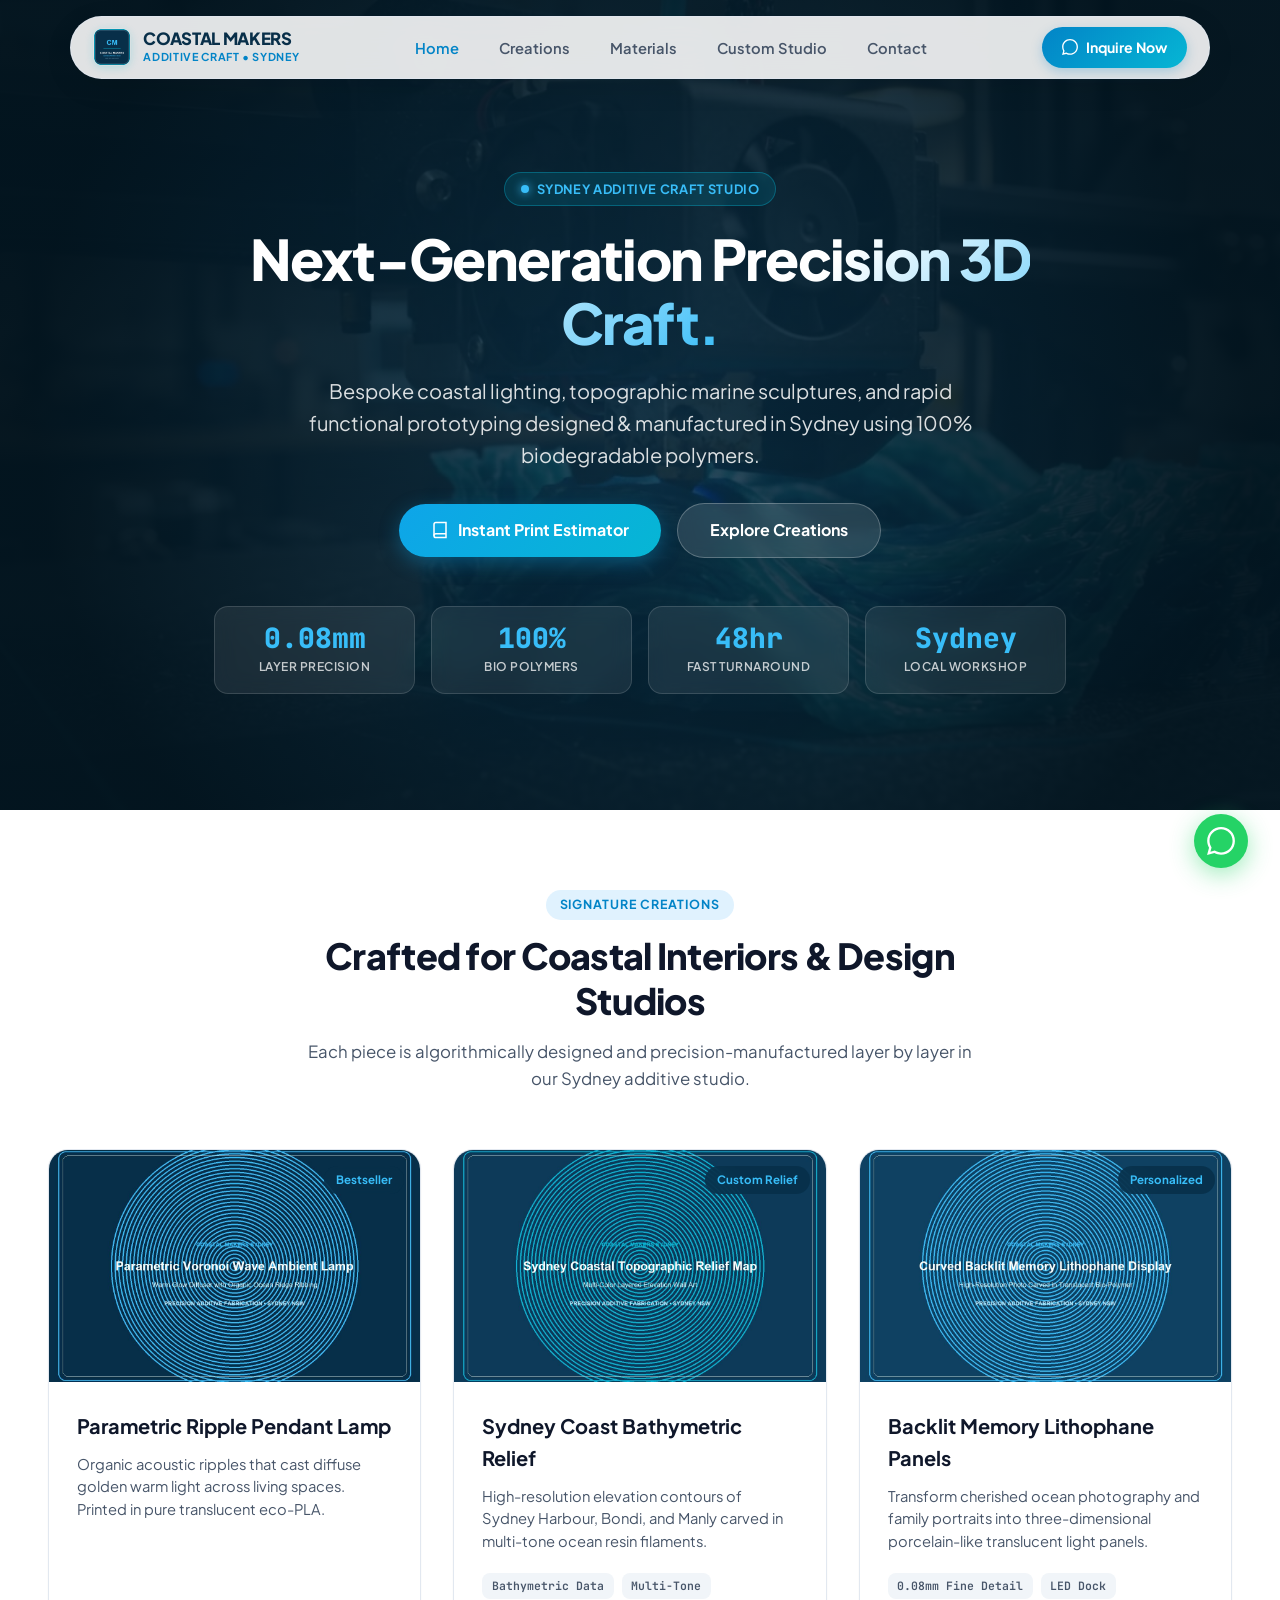
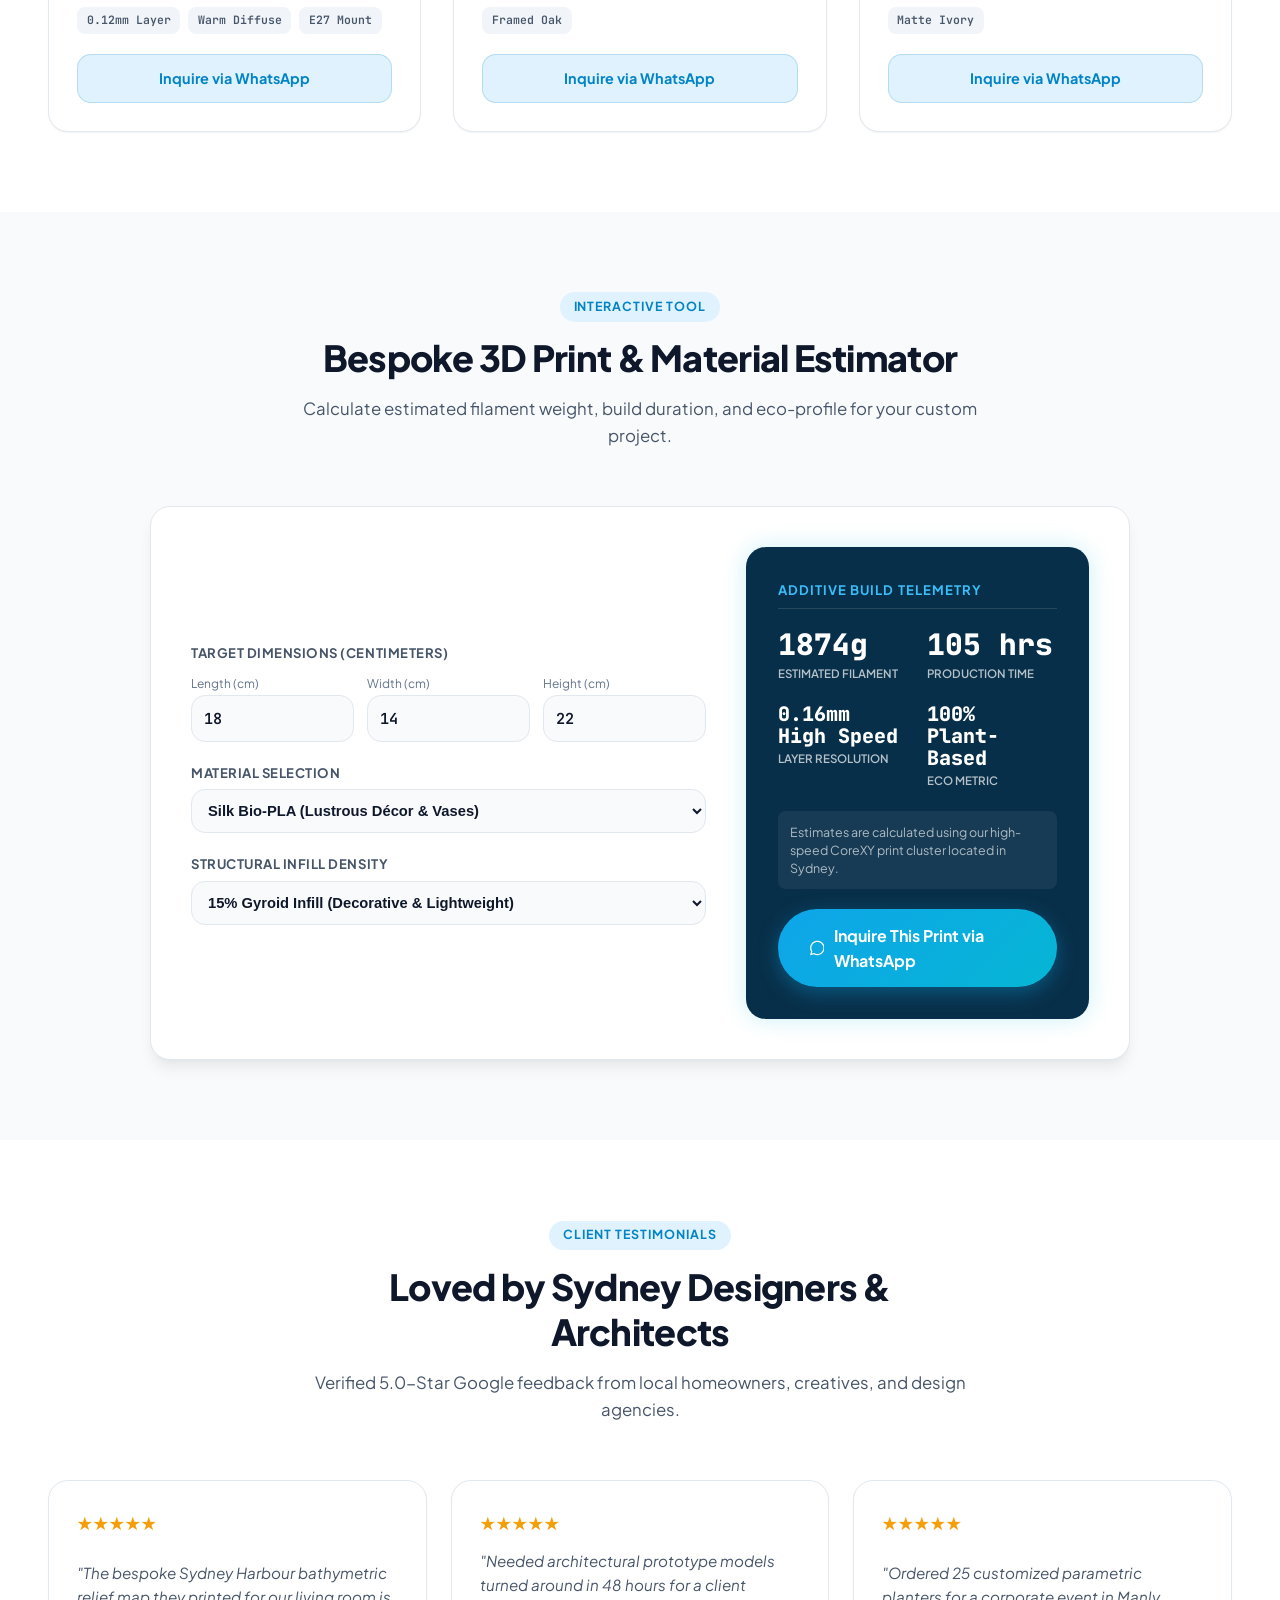
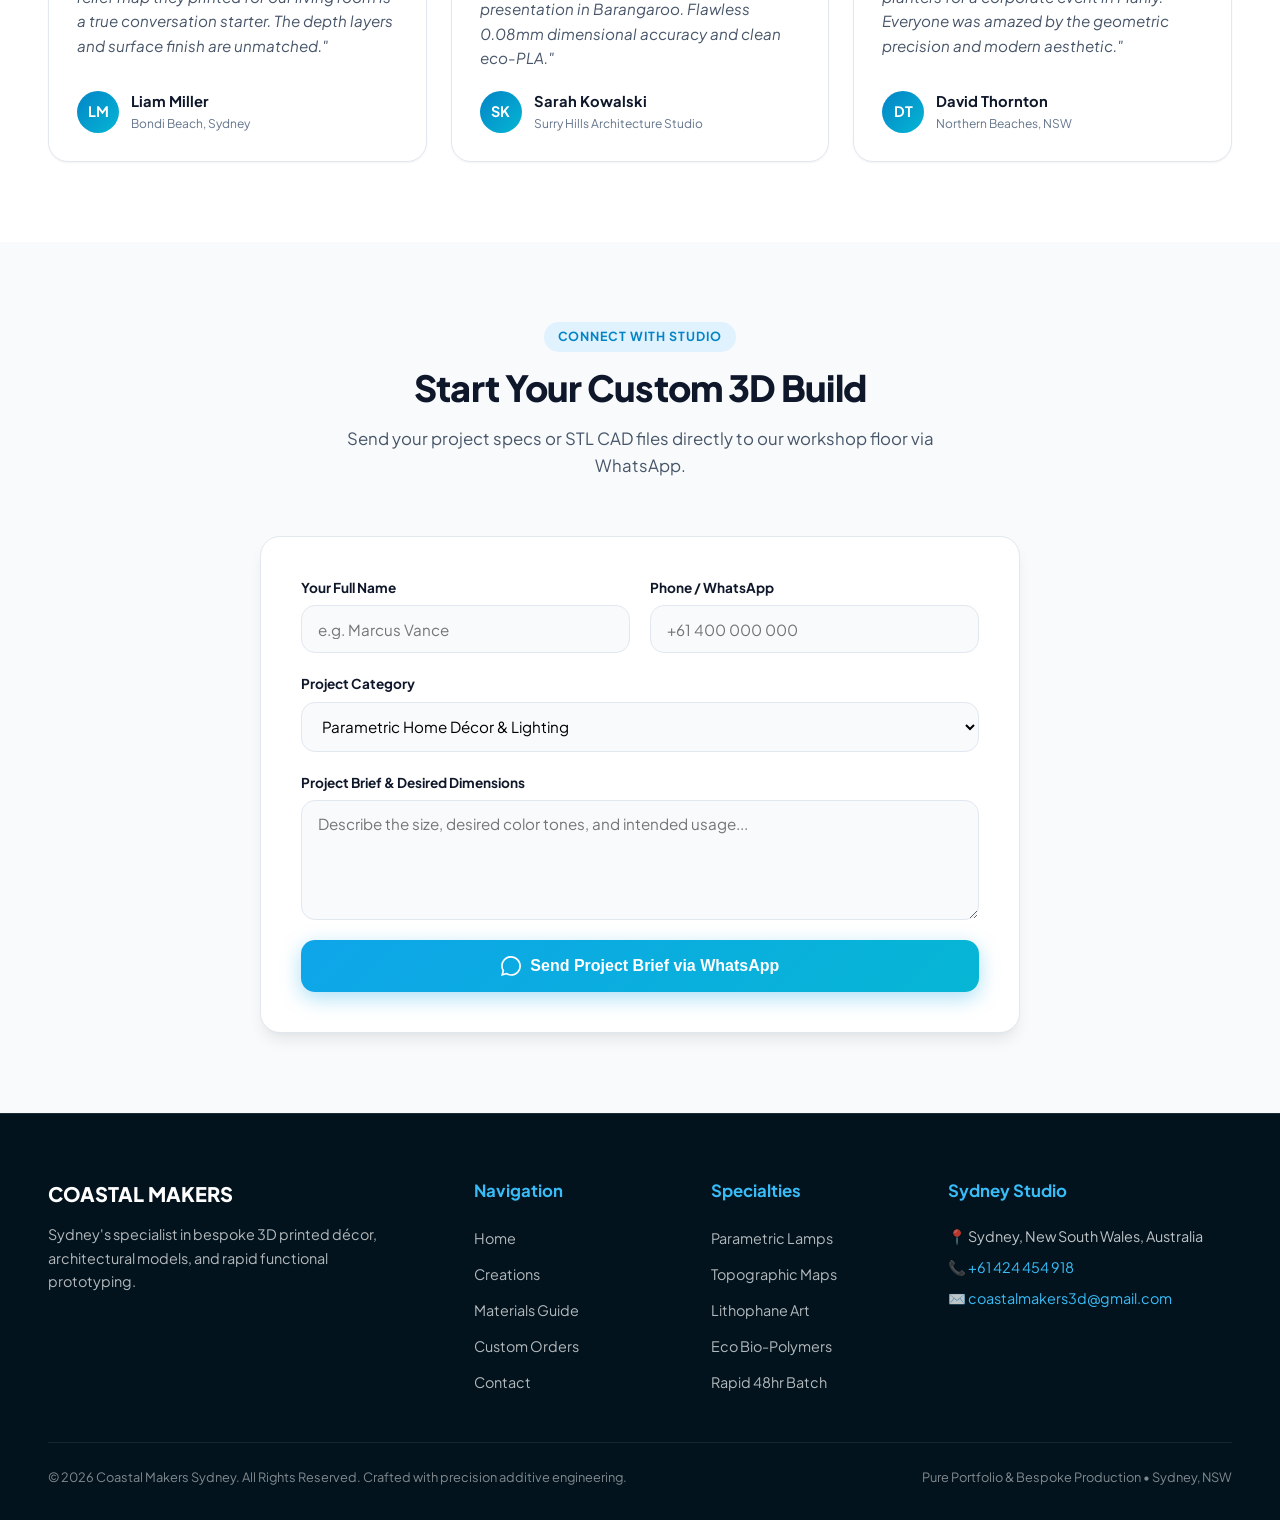
<file: index.html>
<!DOCTYPE html>
<html lang="en">
<head>
  <meta charset="UTF-8">
  <meta name="viewport" content="width=device-width, initial-scale=1.0">
  <title>Coastal Makers | Custom 3D Printed Décor & Rapid Prototyping Sydney</title>
  <meta name="description" content="Sydney's premier 3D printing studio crafting bespoke coastal décor, parametric lamps, topographic ocean maps, and rapid industrial prototypes in eco bio-polymers.">
  
  <!-- Favicon Suite -->
  <link rel="icon" type="image/svg+xml" href="assets/images/favicon.svg">
  <link rel="icon" type="image/png" sizes="32x32" href="assets/images/favicon-32x32.png">
  <link rel="apple-touch-icon" href="assets/images/apple-touch-icon.png">
  
  <!-- Stylesheets -->
  <link rel="stylesheet" href="assets/css/style.css">
</head>
<body>

  <!-- Floating Navigation Bar -->
  <header class="site-header">
    <div class="nav-container">
      <a href="index.html" class="brand-link">
        <img src="assets/images/logo.png" alt="Coastal Makers Emblem" class="brand-logo">
        <div class="brand-info">
          <span class="brand-title">COASTAL MAKERS</span>
          <span class="brand-sub">ADDITIVE CRAFT • SYDNEY</span>
        </div>
      </a>

      <ul class="nav-menu">
        <li><a href="index.html" class="nav-link active">Home</a></li>
        <li><a href="products.html" class="nav-link">Creations</a></li>
        <li><a href="materials.html" class="nav-link">Materials</a></li>
        <li><a href="custom-orders.html" class="nav-link">Custom Studio</a></li>
        <li><a href="contact.html" class="nav-link">Contact</a></li>
      </ul>

      <div class="nav-actions">
        <a href="https://wa.me/61424454918?text=Hi%20Coastal%20Makers%2C%20I'd%20like%20to%20discuss%20a%20custom%203D%20printing%20order" class="btn-cta-pill" target="_blank" rel="noopener">
          <svg width="16" height="16" viewBox="0 0 24 24" fill="currentColor"><path d="M.057 24l1.687-6.163c-1.041-1.804-1.588-3.849-1.587-5.946.003-6.556 5.338-11.891 11.893-11.891 3.181.001 6.167 1.24 8.413 3.488 2.245 2.248 3.481 5.236 3.48 8.414-.003 6.557-5.338 11.892-11.893 11.892-1.99-.001-3.951-.5-5.688-1.448l-6.305 1.654zm6.597-3.807c1.676.995 3.276 1.591 5.392 1.592 5.448 0 9.886-4.434 9.889-9.885.002-5.462-4.415-9.89-9.881-9.892-5.452 0-9.887 4.434-9.889 9.884-.001 2.225.651 3.891 1.746 5.634l-.999 3.648 3.742-.981z"/></svg>
          Inquire Now
        </a>
        <button class="mobile-toggle" id="mobileToggle" aria-label="Toggle navigation">
          <svg width="20" height="20" viewBox="0 0 24 24" fill="none" stroke="currentColor" stroke-width="2"><line x1="3" y1="12" x2="21" y2="12"></line><line x1="3" y1="6" x2="21" y2="6"></line><line x1="3" y1="18" x2="21" y2="18"></line></svg>
        </button>
      </div>
    </div>
  </header>

  <!-- Mobile Drawer -->
  <div class="mobile-drawer" id="mobileDrawer">
    <a href="index.html" class="mobile-nav-link">Home</a>
    <a href="products.html" class="mobile-nav-link">Bespoke Creations</a>
    <a href="materials.html" class="mobile-nav-link">Eco Materials Guide</a>
    <a href="custom-orders.html" class="mobile-nav-link">Custom Studio & CAD</a>
    <a href="contact.html" class="mobile-nav-link">Contact Sydney Studio</a>
    <a href="https://wa.me/61424454918?text=Hi%20Coastal%20Makers%2C%20I'd%20like%20to%20discuss%20a%20custom%203D%20printing%20order" class="btn-hero-primary" target="_blank" rel="noopener">
      WhatsApp Studio Direct
    </a>
  </div>

  <!-- Hero Section -->
  <section class="hero-section">
    <video class="hero-video-bg" autoplay muted loop playsinline poster="assets/videos/hero-poster.jpg">
      <source src="assets/videos/hero.mp4" type="video/mp4">
    </video>
    <div class="hero-overlay"></div>

    <div class="container hero-content">
      <div class="hero-badge">
        <span class="live-beacon"></span> SYDNEY ADDITIVE CRAFT STUDIO
      </div>
      <h1 class="hero-title">
        Next-Generation <span class="text-gradient"><span class="dynamic-typewriter">Precision 3D Craft.</span></span>
      </h1>
      <p class="hero-subtitle">
        Bespoke coastal lighting, topographic marine sculptures, and rapid functional prototyping designed & manufactured in Sydney using 100% biodegradable polymers.
      </p>

      <div class="hero-actions">
        <a href="#estimator" class="btn-hero-primary">
          <svg width="18" height="18" viewBox="0 0 24 24" fill="none" stroke="currentColor" stroke-width="2"><path d="M4 19.5A2.5 2.5 0 0 1 6.5 17H20"></path><path d="M6.5 2H20v20H6.5A2.5 2.5 0 0 1 4 19.5v-15A2.5 2.5 0 0 1 6.5 2z"></path></svg>
          Instant Print Estimator
        </a>
        <a href="products.html" class="btn-hero-secondary">
          Explore Creations
        </a>
      </div>

      <!-- 4 Telemetry Stats above 844px Fold on Mobile -->
      <div class="hero-telemetry-grid">
        <div class="hero-stat-card">
          <div class="hero-stat-val stat-counter" data-target="0.08" data-suffix="mm" data-decimals="2">0.08mm</div>
          <div class="hero-stat-lbl">Layer Precision</div>
        </div>
        <div class="hero-stat-card">
          <div class="hero-stat-val stat-counter" data-target="100" data-suffix="%" data-decimals="0">100%</div>
          <div class="hero-stat-lbl">Bio Polymers</div>
        </div>
        <div class="hero-stat-card">
          <div class="hero-stat-val stat-counter" data-target="48" data-suffix="hr" data-decimals="0">48hr</div>
          <div class="hero-stat-lbl">Fast Turnaround</div>
        </div>
        <div class="hero-stat-card">
          <div class="hero-stat-val">Sydney</div>
          <div class="hero-stat-lbl">Local Workshop</div>
        </div>
      </div>
    </div>
  </section>

  <!-- Featured Collections Section -->
  <section class="section" id="creations">
    <div class="container">
      <div class="section-header">
        <span class="section-badge">Signature Creations</span>
        <h2 class="section-title">Crafted for Coastal Interiors & Design Studios</h2>
        <p class="section-subtitle">Each piece is algorithmically designed and precision-manufactured layer by layer in our Sydney additive studio.</p>
      </div>

      <div class="grid-3">
        <!-- Item 1 -->
        <div class="offering-card">
          <div class="card-img-wrap">
            <img src="assets/images/decor-parametric-lamp.jpg" alt="Parametric Wave Lamp" loading="lazy">
            <span class="card-pill-tag">Bestseller</span>
          </div>
          <div class="card-body">
            <h3 class="card-title">Parametric Ripple Pendant Lamp</h3>
            <p class="card-desc">Organic acoustic ripples that cast diffuse golden warm light across living spaces. Printed in pure translucent eco-PLA.</p>
            <div class="card-specs">
              <span class="spec-badge">0.12mm Layer</span>
              <span class="spec-badge">Warm Diffuse</span>
              <span class="spec-badge">E27 Mount</span>
            </div>
            <a href="https://wa.me/61424454918?text=Hi%20Coastal%20Makers%2C%20I'm%20interested%20in%20the%20Parametric%20Ripple%20Pendant%20Lamp" class="btn-card-inquire" target="_blank" rel="noopener">Inquire via WhatsApp</a>
          </div>
        </div>

        <!-- Item 2 -->
        <div class="offering-card">
          <div class="card-img-wrap">
            <img src="assets/images/decor-topographic-map.jpg" alt="Sydney Coast Topographic Map" loading="lazy">
            <span class="card-pill-tag">Custom Relief</span>
          </div>
          <div class="card-body">
            <h3 class="card-title">Sydney Coast Bathymetric Relief</h3>
            <p class="card-desc">High-resolution elevation contours of Sydney Harbour, Bondi, and Manly carved in multi-tone ocean resin filaments.</p>
            <div class="card-specs">
              <span class="spec-badge">Bathymetric Data</span>
              <span class="spec-badge">Multi-Tone</span>
              <span class="spec-badge">Framed Oak</span>
            </div>
            <a href="https://wa.me/61424454918?text=Hi%20Coastal%20Makers%2C%20I'm%20interested%20in%20custom%20Sydney%20Topographic%20Maps" class="btn-card-inquire" target="_blank" rel="noopener">Inquire via WhatsApp</a>
          </div>
        </div>

        <!-- Item 3 -->
        <div class="offering-card">
          <div class="card-img-wrap">
            <img src="assets/images/decor-lithophane-art.jpg" alt="Bespoke Backlit Lithophane" loading="lazy">
            <span class="card-pill-tag">Personalized</span>
          </div>
          <div class="card-body">
            <h3 class="card-title">Backlit Memory Lithophane Panels</h3>
            <p class="card-desc">Transform cherished ocean photography and family portraits into three-dimensional porcelain-like translucent light panels.</p>
            <div class="card-specs">
              <span class="spec-badge">0.08mm Fine Detail</span>
              <span class="spec-badge">LED Dock</span>
              <span class="spec-badge">Matte Ivory</span>
            </div>
            <a href="https://wa.me/61424454918?text=Hi%20Coastal%20Makers%2C%20I'd%20like%20to%20order%20a%20Custom%20Lithophane%20Panel" class="btn-card-inquire" target="_blank" rel="noopener">Inquire via WhatsApp</a>
          </div>
        </div>
      </div>
    </div>
  </section>

  <!-- Interactive Dimensional Print & Material Estimator Section -->
  <section class="section-alt" id="estimator">
    <div class="container">
      <div class="section-header">
        <span class="section-badge">Interactive Tool</span>
        <h2 class="section-title">Bespoke 3D Print & Material Estimator</h2>
        <p class="section-subtitle">Calculate estimated filament weight, build duration, and eco-profile for your custom project.</p>
      </div>

      <div class="estimator-container">
        <div class="estimator-grid">
          <!-- Controls -->
          <div class="calculator-controls">
            <div class="calc-group">
              <label class="calc-label">Target Dimensions (Centimeters)</label>
              <div class="input-row">
                <div>
                  <span style="font-size: 0.75rem; color: #64748b;">Length (cm)</span>
                  <input type="number" id="dimLength" class="calc-input" value="18" min="2" max="60">
                </div>
                <div>
                  <span style="font-size: 0.75rem; color: #64748b;">Width (cm)</span>
                  <input type="number" id="dimWidth" class="calc-input" value="14" min="2" max="60">
                </div>
                <div>
                  <span style="font-size: 0.75rem; color: #64748b;">Height (cm)</span>
                  <input type="number" id="dimHeight" class="calc-input" value="22" min="2" max="60">
                </div>
              </div>
            </div>

            <div class="calc-group">
              <label class="calc-label" for="calcMaterial">Material Selection</label>
              <select id="calcMaterial" class="calc-select">
                <option value="pla_silk" selected>Silk Bio-PLA (Lustrous Décor & Vases)</option>
                <option value="petg_marine">Marine PETG (Weatherproof & Salt-Resistant)</option>
                <option value="sandstone">Sandstone Composite (Textured Architectural)</option>
                <option value="wood_polymer">Timber Bio-Polymer (Organic Wood Finish)</option>
              </select>
            </div>

            <div class="calc-group">
              <label class="calc-label" for="calcInfill">Structural Infill Density</label>
              <select id="calcInfill" class="calc-select">
                <option value="0.15" selected>15% Gyroid Infill (Decorative & Lightweight)</option>
                <option value="0.30">30% Grid Infill (Functional Accents)</option>
                <option value="0.60">60% Dense Core (Heavy Duty Fixtures)</option>
                <option value="1.00">100% Solid Solidified (Maximum Rigidity)</option>
              </select>
            </div>
          </div>

          <!-- Live Output Panel -->
          <div class="estimator-output-panel">
            <div class="output-header">Additive Build Telemetry</div>
            <div class="output-metrics">
              <div class="output-stat">
                <span class="output-stat-num" id="estWeight">184g</span>
                <span class="output-stat-label">Estimated Filament</span>
              </div>
              <div class="output-stat">
                <span class="output-stat-num" id="estHours">11 hrs</span>
                <span class="output-stat-label">Production Time</span>
              </div>
              <div class="output-stat">
                <span class="output-stat-num" id="estRes" style="font-size: 1.25rem;">0.08mm Ultra</span>
                <span class="output-stat-label">Layer Resolution</span>
              </div>
              <div class="output-stat">
                <span class="output-stat-num" id="estEco" style="font-size: 1.25rem;">100% Bio</span>
                <span class="output-stat-label">Eco Metric</span>
              </div>
            </div>

            <div class="output-notice">
              Estimates are calculated using our high-speed CoreXY print cluster located in Sydney. 
            </div>

            <a href="#" id="calcWaInquireBtn" class="btn-hero-primary" target="_blank" rel="noopener">
              <svg width="18" height="18" viewBox="0 0 24 24" fill="currentColor"><path d="M.057 24l1.687-6.163c-1.041-1.804-1.588-3.849-1.587-5.946.003-6.556 5.338-11.891 11.893-11.891 3.181.001 6.167 1.24 8.413 3.488 2.245 2.248 3.481 5.236 3.48 8.414-.003 6.557-5.338 11.892-11.893 11.892-1.99-.001-3.951-.5-5.688-1.448l-6.305 1.654zm6.597-3.807c1.676.995 3.276 1.591 5.392 1.592 5.448 0 9.886-4.434 9.889-9.885.002-5.462-4.415-9.89-9.881-9.892-5.452 0-9.887 4.434-9.889 9.884-.001 2.225.651 3.891 1.746 5.634l-.999 3.648 3.742-.981z"/></svg>
              Inquire This Print via WhatsApp
            </a>
          </div>
        </div>
      </div>
    </div>
  </section>

  <!-- Google Reviews Section -->
  <section class="section" id="reviews">
    <div class="container">
      <div class="section-header">
        <span class="section-badge">Client Testimonials</span>
        <h2 class="section-title">Loved by Sydney Designers & Architects</h2>
        <p class="section-subtitle">Verified 5.0-Star Google feedback from local homeowners, creatives, and design agencies.</p>
      </div>

      <div class="reviews-grid">
        <div class="review-card">
          <div class="review-rating">★★★★★</div>
          <p class="review-text">"The bespoke Sydney Harbour bathymetric relief map they printed for our living room is a true conversation starter. The depth layers and surface finish are unmatched."</p>
          <div class="reviewer-meta">
            <div class="reviewer-avatar">LM</div>
            <div>
              <div class="reviewer-name">Liam Miller</div>
              <div class="reviewer-loc">Bondi Beach, Sydney</div>
            </div>
          </div>
        </div>

        <div class="review-card">
          <div class="review-rating">★★★★★</div>
          <p class="review-text">"Needed architectural prototype models turned around in 48 hours for a client presentation in Barangaroo. Flawless 0.08mm dimensional accuracy and clean eco-PLA."</p>
          <div class="reviewer-meta">
            <div class="reviewer-avatar">SK</div>
            <div>
              <div class="reviewer-name">Sarah Kowalski</div>
              <div class="reviewer-loc">Surry Hills Architecture Studio</div>
            </div>
          </div>
        </div>

        <div class="review-card">
          <div class="review-rating">★★★★★</div>
          <p class="review-text">"Ordered 25 customized parametric planters for a corporate event in Manly. Everyone was amazed by the geometric precision and modern aesthetic."</p>
          <div class="reviewer-meta">
            <div class="reviewer-avatar">DT</div>
            <div>
              <div class="reviewer-name">David Thornton</div>
              <div class="reviewer-loc">Northern Beaches, NSW</div>
            </div>
          </div>
        </div>
      </div>
    </div>
  </section>

  <!-- WhatsApp Quick Form Section -->
  <section class="section-alt" id="contact">
    <div class="container">
      <div class="section-header">
        <span class="section-badge">Connect with Studio</span>
        <h2 class="section-title">Start Your Custom 3D Build</h2>
        <p class="section-subtitle">Send your project specs or STL CAD files directly to our workshop floor via WhatsApp.</p>
      </div>

      <div class="contact-form-card">
        <form id="coastalContactForm">
          <div class="form-grid">
            <div class="form-group">
              <label class="form-label" for="cfName">Your Full Name</label>
              <input type="text" id="cfName" class="form-input" placeholder="e.g. Marcus Vance" required>
            </div>
            <div class="form-group">
              <label class="form-label" for="cfPhone">Phone / WhatsApp</label>
              <input type="tel" id="cfPhone" class="form-input" placeholder="+61 400 000 000" required>
            </div>
            <div class="form-group full">
              <label class="form-label" for="cfType">Project Category</label>
              <select id="cfType" class="form-select">
                <option value="Parametric Home Décor & Lighting">Parametric Home Décor & Lighting</option>
                <option value="Topographic Marine & Coast Relief Map">Topographic Marine & Coast Relief Map</option>
                <option value="Custom Backlit Lithophane Art">Custom Backlit Lithophane Art</option>
                <option value="Architectural Scale Model Prototyping">Architectural Scale Model Prototyping</option>
                <option value="Corporate Gifting & Bulk Production">Corporate Gifting & Bulk Production</option>
                <option value="Custom CAD / STL Print File">I Have a 3D File (STL / OBJ / STEP)</option>
              </select>
            </div>
            <div class="form-group full">
              <label class="form-label" for="cfDetails">Project Brief & Desired Dimensions</label>
              <textarea id="cfDetails" class="form-textarea" placeholder="Describe the size, desired color tones, and intended usage..." required></textarea>
            </div>
          </div>
          <button type="submit" class="btn-form-submit">
            <svg width="20" height="20" viewBox="0 0 24 24" fill="currentColor"><path d="M.057 24l1.687-6.163c-1.041-1.804-1.588-3.849-1.587-5.946.003-6.556 5.338-11.891 11.893-11.891 3.181.001 6.167 1.24 8.413 3.488 2.245 2.248 3.481 5.236 3.48 8.414-.003 6.557-5.338 11.892-11.893 11.892-1.99-.001-3.951-.5-5.688-1.448l-6.305 1.654zm6.597-3.807c1.676.995 3.276 1.591 5.392 1.592 5.448 0 9.886-4.434 9.889-9.885.002-5.462-4.415-9.89-9.881-9.892-5.452 0-9.887 4.434-9.889 9.884-.001 2.225.651 3.891 1.746 5.634l-.999 3.648 3.742-.981z"/></svg>
            Send Project Brief via WhatsApp
          </button>
        </form>
      </div>
    </div>
  </section>

  <!-- Floating WhatsApp Action Button -->
  <a href="https://wa.me/61424454918?text=Hi%20Coastal%20Makers%2C%20I'd%20like%20to%20inquire%20about%20a%203D%20print" class="floating-wa-btn" target="_blank" rel="noopener" aria-label="WhatsApp Us Directly">
    <svg width="28" height="28" viewBox="0 0 24 24" fill="currentColor"><path d="M.057 24l1.687-6.163c-1.041-1.804-1.588-3.849-1.587-5.946.003-6.556 5.338-11.891 11.893-11.891 3.181.001 6.167 1.24 8.413 3.488 2.245 2.248 3.481 5.236 3.48 8.414-.003 6.557-5.338 11.892-11.893 11.892-1.99-.001-3.951-.5-5.688-1.448l-6.305 1.654zm6.597-3.807c1.676.995 3.276 1.591 5.392 1.592 5.448 0 9.886-4.434 9.889-9.885.002-5.462-4.415-9.89-9.881-9.892-5.452 0-9.887 4.434-9.889 9.884-.001 2.225.651 3.891 1.746 5.634l-.999 3.648 3.742-.981z"/></svg>
  </a>

  <!-- Footer -->
  <footer class="site-footer">
    <div class="container">
      <div class="footer-grid">
        <div class="footer-col">
          <h3 style="font-size: 1.25rem; font-weight: 800; margin-bottom: 0.85rem; color: #ffffff;">COASTAL MAKERS</h3>
          <p style="color: rgba(255, 255, 255, 0.7); font-size: 0.9rem; line-height: 1.6; max-width: 340px;">
            Sydney's specialist in bespoke 3D printed décor, architectural models, and rapid functional prototyping.
          </p>
        </div>
        <div class="footer-col">
          <h4>Navigation</h4>
          <ul class="footer-links">
            <li><a href="index.html">Home</a></li>
            <li><a href="products.html">Creations</a></li>
            <li><a href="materials.html">Materials Guide</a></li>
            <li><a href="custom-orders.html">Custom Orders</a></li>
            <li><a href="contact.html">Contact</a></li>
          </ul>
        </div>
        <div class="footer-col">
          <h4>Specialties</h4>
          <ul class="footer-links">
            <li><a href="products.html">Parametric Lamps</a></li>
            <li><a href="products.html">Topographic Maps</a></li>
            <li><a href="products.html">Lithophane Art</a></li>
            <li><a href="materials.html">Eco Bio-Polymers</a></li>
            <li><a href="custom-orders.html">Rapid 48hr Batch</a></li>
          </ul>
        </div>
        <div class="footer-col">
          <h4>Sydney Studio</h4>
          <p style="color: rgba(255, 255, 255, 0.75); font-size: 0.9rem; margin-bottom: 0.5rem;">
            📍 Sydney, New South Wales, Australia
          </p>
          <p style="color: rgba(255, 255, 255, 0.75); font-size: 0.9rem; margin-bottom: 0.5rem;">
            📞 <a href="tel:+61424454918" style="color: #38bdf8;">+61 424 454 918</a>
          </p>
          <p style="color: rgba(255, 255, 255, 0.75); font-size: 0.9rem;">
            ✉️ <a href="mailto:coastalmakers3d@gmail.com" style="color: #38bdf8;">coastalmakers3d@gmail.com</a>
          </p>
        </div>
      </div>

      <div class="footer-bottom">
        <div>&copy; 2026 Coastal Makers Sydney. All Rights Reserved. Crafted with precision additive engineering.</div>
        <div>Pure Portfolio & Bespoke Production &bull; Sydney, NSW</div>
      </div>
    </div>
  </footer>

  <script src="assets/js/main.js"></script>
</body>
</html>
</file>
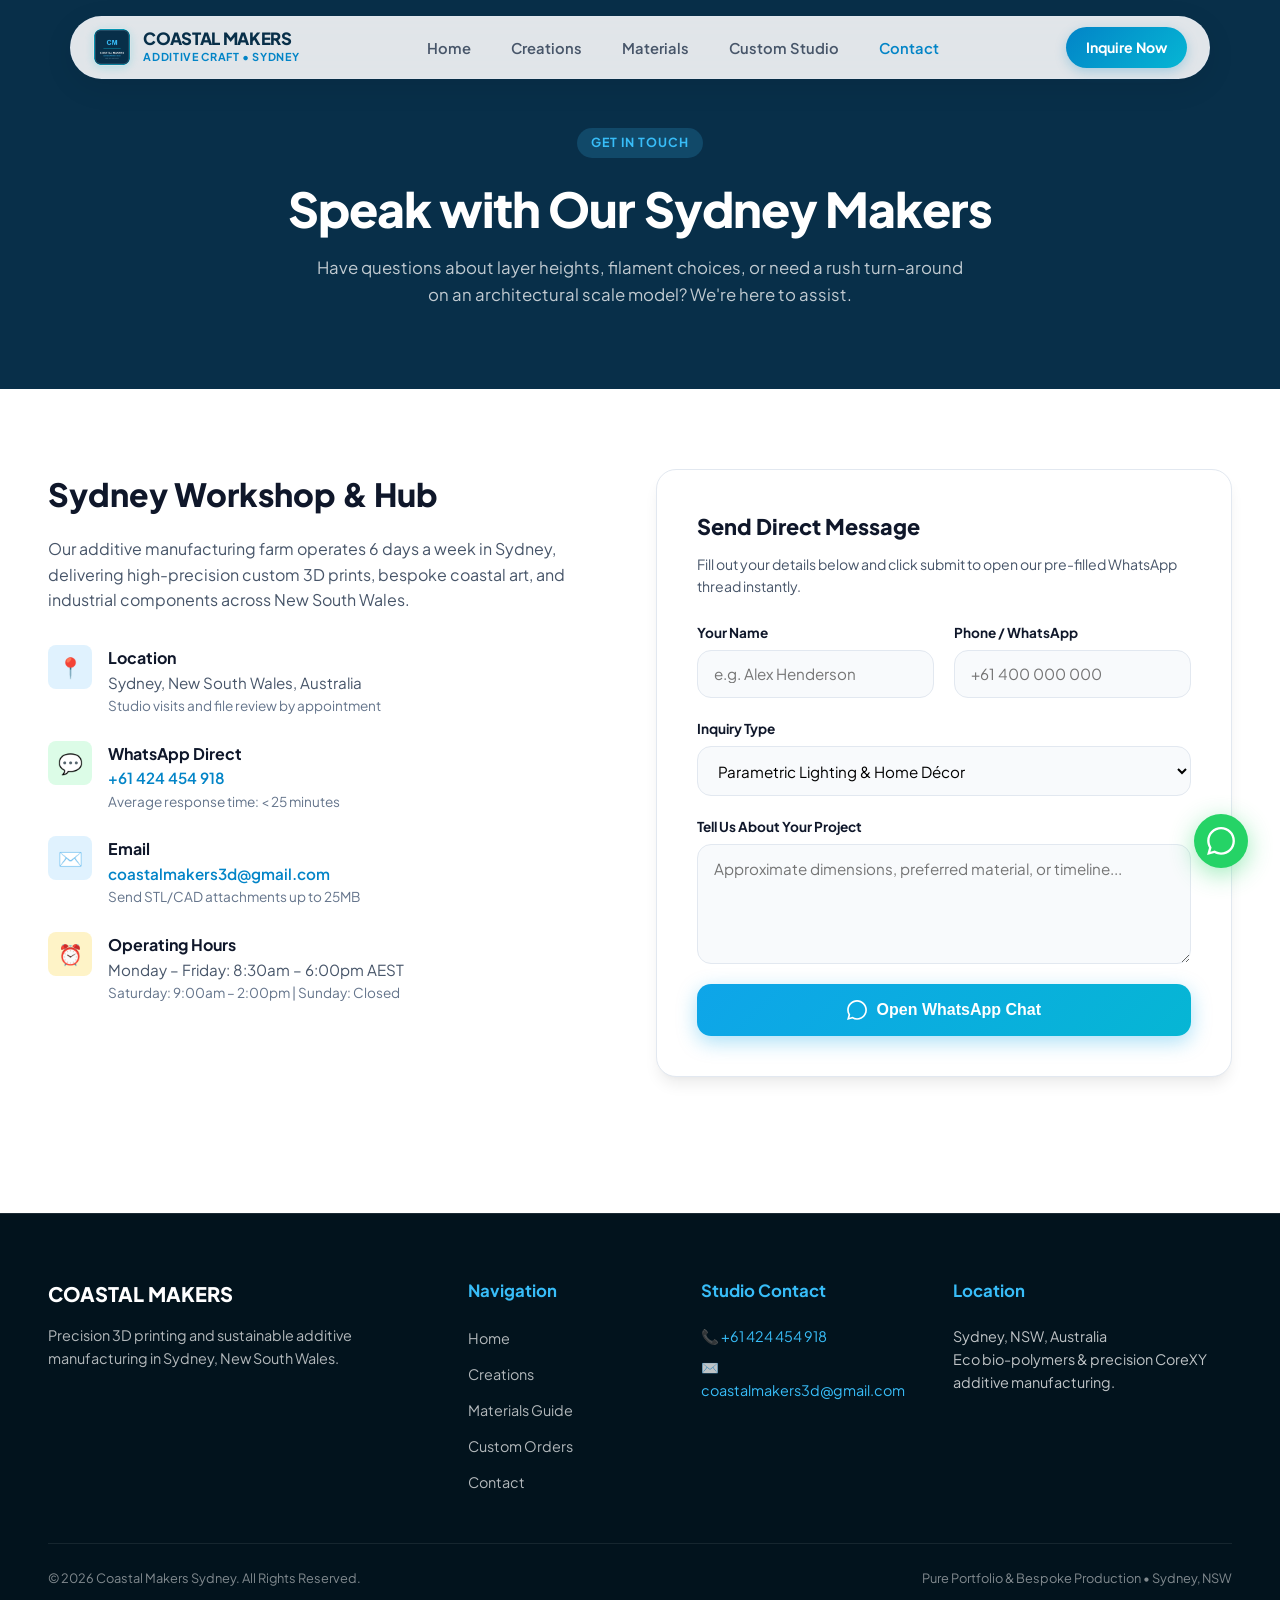
<file: contact.html>
<!DOCTYPE html>
<html lang="en">
<head>
  <meta charset="UTF-8">
  <meta name="viewport" content="width=device-width, initial-scale=1.0">
  <title>Contact Sydney Workshop | Coastal Makers</title>
  <meta name="description" content="Get in touch with Coastal Makers Sydney for custom 3D printing, parametric décor inquiries, and rapid prototyping quotes.">
  <link rel="icon" type="image/svg+xml" href="assets/images/favicon.svg">
  <link rel="icon" type="image/png" sizes="32x32" href="assets/images/favicon-32x32.png">
  <link rel="apple-touch-icon" href="assets/images/apple-touch-icon.png">
  <link rel="stylesheet" href="assets/css/style.css">
</head>
<body>

  <!-- Floating Header -->
  <header class="site-header">
    <div class="nav-container">
      <a href="index.html" class="brand-link">
        <img src="assets/images/logo.png" alt="Coastal Makers Emblem" class="brand-logo">
        <div class="brand-info">
          <span class="brand-title">COASTAL MAKERS</span>
          <span class="brand-sub">ADDITIVE CRAFT • SYDNEY</span>
        </div>
      </a>

      <ul class="nav-menu">
        <li><a href="index.html" class="nav-link">Home</a></li>
        <li><a href="products.html" class="nav-link">Creations</a></li>
        <li><a href="materials.html" class="nav-link">Materials</a></li>
        <li><a href="custom-orders.html" class="nav-link">Custom Studio</a></li>
        <li><a href="contact.html" class="nav-link active">Contact</a></li>
      </ul>

      <div class="nav-actions">
        <a href="https://wa.me/61424454918?text=Hi%20Coastal%20Makers%2C%20I'd%20like%20to%20discuss%20a%20project" class="btn-cta-pill" target="_blank" rel="noopener">Inquire Now</a>
        <button class="mobile-toggle" id="mobileToggle" aria-label="Toggle navigation">
          <svg width="20" height="20" viewBox="0 0 24 24" fill="none" stroke="currentColor" stroke-width="2"><line x1="3" y1="12" x2="21" y2="12"></line><line x1="3" y1="6" x2="21" y2="6"></line><line x1="3" y1="18" x2="21" y2="18"></line></svg>
        </button>
      </div>
    </div>
  </header>

  <!-- Mobile Drawer -->
  <div class="mobile-drawer" id="mobileDrawer">
    <a href="index.html" class="mobile-nav-link">Home</a>
    <a href="products.html" class="mobile-nav-link">Bespoke Creations</a>
    <a href="materials.html" class="mobile-nav-link">Eco Materials Guide</a>
    <a href="custom-orders.html" class="mobile-nav-link">Custom Studio & CAD</a>
    <a href="contact.html" class="mobile-nav-link">Contact Sydney Studio</a>
    <a href="https://wa.me/61424454918?text=Hi%20Coastal%20Makers%2C%20I'd%20like%20to%20discuss%20a%20project" class="btn-hero-primary" target="_blank" rel="noopener">WhatsApp Direct</a>
  </div>

  <!-- Page Header -->
  <section class="section-dark" style="padding-top: 8rem; text-align: center;">
    <div class="container">
      <span class="section-badge section-badge-dark">Get in Touch</span>
      <h1 class="section-title" style="font-size: 3rem; margin-top: 0.5rem;">Speak with Our Sydney Makers</h1>
      <p class="section-subtitle" style="max-width: 650px; margin: 0 auto;">
        Have questions about layer heights, filament choices, or need a rush turn-around on an architectural scale model? We're here to assist.
      </p>
    </div>
  </section>

  <!-- Contact & Info Section -->
  <section class="section">
    <div class="container">
      <div class="grid-2" style="margin-bottom: 3.5rem; align-items: start;">
        <!-- Left: Studio Details -->
        <div>
          <h2 style="font-size: 2rem; font-weight: 800; margin-bottom: 1rem;">Sydney Workshop & Hub</h2>
          <p style="color: var(--text-secondary); margin-bottom: 2rem; line-height: 1.6;">
            Our additive manufacturing farm operates 6 days a week in Sydney, delivering high-precision custom 3D prints, bespoke coastal art, and industrial components across New South Wales.
          </p>

          <div style="display: flex; flex-direction: column; gap: 1.5rem;">
            <div style="display: flex; gap: 1rem; align-items: flex-start;">
              <div style="width: 44px; height: 44px; border-radius: var(--radius-sm); background: var(--primary-light); color: var(--primary); display: flex; align-items: center; justify-content: center; font-size: 1.25rem; flex-shrink: 0;">📍</div>
              <div>
                <h4 style="font-size: 1rem; font-weight: 700;">Location</h4>
                <p style="color: var(--text-secondary); font-size: 0.95rem;">Sydney, New South Wales, Australia</p>
                <p style="color: var(--text-muted); font-size: 0.85rem;">Studio visits and file review by appointment</p>
              </div>
            </div>

            <div style="display: flex; gap: 1rem; align-items: flex-start;">
              <div style="width: 44px; height: 44px; border-radius: var(--radius-sm); background: #dcfce7; color: #16a34a; display: flex; align-items: center; justify-content: center; font-size: 1.25rem; flex-shrink: 0;">💬</div>
              <div>
                <h4 style="font-size: 1rem; font-weight: 700;">WhatsApp Direct</h4>
                <p style="color: var(--text-secondary); font-size: 0.95rem;"><a href="https://wa.me/61424454918" style="color: #0284c7; font-weight: 600;">+61 424 454 918</a></p>
                <p style="color: var(--text-muted); font-size: 0.85rem;">Average response time: &lt; 25 minutes</p>
              </div>
            </div>

            <div style="display: flex; gap: 1rem; align-items: flex-start;">
              <div style="width: 44px; height: 44px; border-radius: var(--radius-sm); background: #e0f2fe; color: #0284c7; display: flex; align-items: center; justify-content: center; font-size: 1.25rem; flex-shrink: 0;">✉️</div>
              <div>
                <h4 style="font-size: 1rem; font-weight: 700;">Email</h4>
                <p style="color: var(--text-secondary); font-size: 0.95rem;"><a href="mailto:coastalmakers3d@gmail.com" style="color: #0284c7; font-weight: 600;">coastalmakers3d@gmail.com</a></p>
                <p style="color: var(--text-muted); font-size: 0.85rem;">Send STL/CAD attachments up to 25MB</p>
              </div>
            </div>

            <div style="display: flex; gap: 1rem; align-items: flex-start;">
              <div style="width: 44px; height: 44px; border-radius: var(--radius-sm); background: #fef3c7; color: #d97706; display: flex; align-items: center; justify-content: center; font-size: 1.25rem; flex-shrink: 0;">⏰</div>
              <div>
                <h4 style="font-size: 1rem; font-weight: 700;">Operating Hours</h4>
                <p style="color: var(--text-secondary); font-size: 0.95rem;">Monday – Friday: 8:30am – 6:00pm AEST</p>
                <p style="color: var(--text-muted); font-size: 0.85rem;">Saturday: 9:00am – 2:00pm | Sunday: Closed</p>
              </div>
            </div>
          </div>
        </div>

        <!-- Right: Fast Form -->
        <div class="contact-form-card" style="margin: 0; max-width: 100%;">
          <h3 style="font-size: 1.35rem; font-weight: 800; margin-bottom: 0.5rem;">Send Direct Message</h3>
          <p style="color: var(--text-secondary); font-size: 0.88rem; margin-bottom: 1.5rem;">
            Fill out your details below and click submit to open our pre-filled WhatsApp thread instantly.
          </p>

          <form id="coastalContactForm">
            <div class="form-grid">
              <div class="form-group">
                <label class="form-label" for="cfName">Your Name</label>
                <input type="text" id="cfName" class="form-input" placeholder="e.g. Alex Henderson" required>
              </div>
              <div class="form-group">
                <label class="form-label" for="cfPhone">Phone / WhatsApp</label>
                <input type="tel" id="cfPhone" class="form-input" placeholder="+61 400 000 000" required>
              </div>
              <div class="form-group full">
                <label class="form-label" for="cfType">Inquiry Type</label>
                <select id="cfType" class="form-select">
                  <option value="Parametric Lighting & Home Décor">Parametric Lighting & Home Décor</option>
                  <option value="Bathymetric Sydney Coast Relief Map">Bathymetric Sydney Coast Relief Map</option>
                  <option value="Custom Backlit Lithophane Art">Custom Backlit Lithophane Art</option>
                  <option value="Rapid Architectural Prototyping">Rapid Architectural Prototyping</option>
                  <option value="Bulk Corporate Gifting">Bulk Corporate Gifting</option>
                  <option value="General Question / Swatch Kit">General Question / Swatch Kit</option>
                </select>
              </div>
              <div class="form-group full">
                <label class="form-label" for="cfDetails">Tell Us About Your Project</label>
                <textarea id="cfDetails" class="form-textarea" placeholder="Approximate dimensions, preferred material, or timeline..." required></textarea>
              </div>
            </div>
            <button type="submit" class="btn-form-submit">
              <svg width="20" height="20" viewBox="0 0 24 24" fill="currentColor"><path d="M.057 24l1.687-6.163c-1.041-1.804-1.588-3.849-1.587-5.946.003-6.556 5.338-11.891 11.893-11.891 3.181.001 6.167 1.24 8.413 3.488 2.245 2.248 3.481 5.236 3.48 8.414-.003 6.557-5.338 11.892-11.893 11.892-1.99-.001-3.951-.5-5.688-1.448l-6.305 1.654zm6.597-3.807c1.676.995 3.276 1.591 5.392 1.592 5.448 0 9.886-4.434 9.889-9.885.002-5.462-4.415-9.89-9.881-9.892-5.452 0-9.887 4.434-9.889 9.884-.001 2.225.651 3.891 1.746 5.634l-.999 3.648 3.742-.981z"/></svg>
              Open WhatsApp Chat
            </button>
          </form>
        </div>
      </div>
    </div>
  </section>

  <!-- Floating WhatsApp Action -->
  <a href="https://wa.me/61424454918?text=Hi%20Coastal%20Makers%2C%20I'd%20like%20to%20reach%20out" class="floating-wa-btn" target="_blank" rel="noopener" aria-label="WhatsApp">
    <svg width="28" height="28" viewBox="0 0 24 24" fill="currentColor"><path d="M.057 24l1.687-6.163c-1.041-1.804-1.588-3.849-1.587-5.946.003-6.556 5.338-11.891 11.893-11.891 3.181.001 6.167 1.24 8.413 3.488 2.245 2.248 3.481 5.236 3.48 8.414-.003 6.557-5.338 11.892-11.893 11.892-1.99-.001-3.951-.5-5.688-1.448l-6.305 1.654zm6.597-3.807c1.676.995 3.276 1.591 5.392 1.592 5.448 0 9.886-4.434 9.889-9.885.002-5.462-4.415-9.89-9.881-9.892-5.452 0-9.887 4.434-9.889 9.884-.001 2.225.651 3.891 1.746 5.634l-.999 3.648 3.742-.981z"/></svg>
  </a>

  <!-- Footer -->
  <footer class="site-footer">
    <div class="container">
      <div class="footer-grid">
        <div class="footer-col">
          <h3 style="font-size: 1.25rem; font-weight: 800; margin-bottom: 0.85rem; color: #ffffff;">COASTAL MAKERS</h3>
          <p style="color: rgba(255, 255, 255, 0.7); font-size: 0.9rem; line-height: 1.6;">
            Precision 3D printing and sustainable additive manufacturing in Sydney, New South Wales.
          </p>
        </div>
        <div class="footer-col">
          <h4>Navigation</h4>
          <ul class="footer-links">
            <li><a href="index.html">Home</a></li>
            <li><a href="products.html">Creations</a></li>
            <li><a href="materials.html">Materials Guide</a></li>
            <li><a href="custom-orders.html">Custom Orders</a></li>
            <li><a href="contact.html">Contact</a></li>
          </ul>
        </div>
        <div class="footer-col">
          <h4>Studio Contact</h4>
          <p style="color: rgba(255, 255, 255, 0.75); font-size: 0.9rem; margin-bottom: 0.5rem;">
            📞 <a href="tel:+61424454918" style="color: #38bdf8;">+61 424 454 918</a>
          </p>
          <p style="color: rgba(255, 255, 255, 0.75); font-size: 0.9rem;">
            ✉️ <a href="mailto:coastalmakers3d@gmail.com" style="color: #38bdf8;">coastalmakers3d@gmail.com</a>
          </p>
        </div>
        <div class="footer-col">
          <h4>Location</h4>
          <p style="color: rgba(255, 255, 255, 0.75); font-size: 0.9rem;">
            Sydney, NSW, Australia<br>
            Eco bio-polymers & precision CoreXY additive manufacturing.
          </p>
        </div>
      </div>
      <div class="footer-bottom">
        <div>&copy; 2026 Coastal Makers Sydney. All Rights Reserved.</div>
        <div>Pure Portfolio & Bespoke Production &bull; Sydney, NSW</div>
      </div>
    </div>
  </footer>

  <script src="assets/js/main.js"></script>
</body>
</html>
</file>
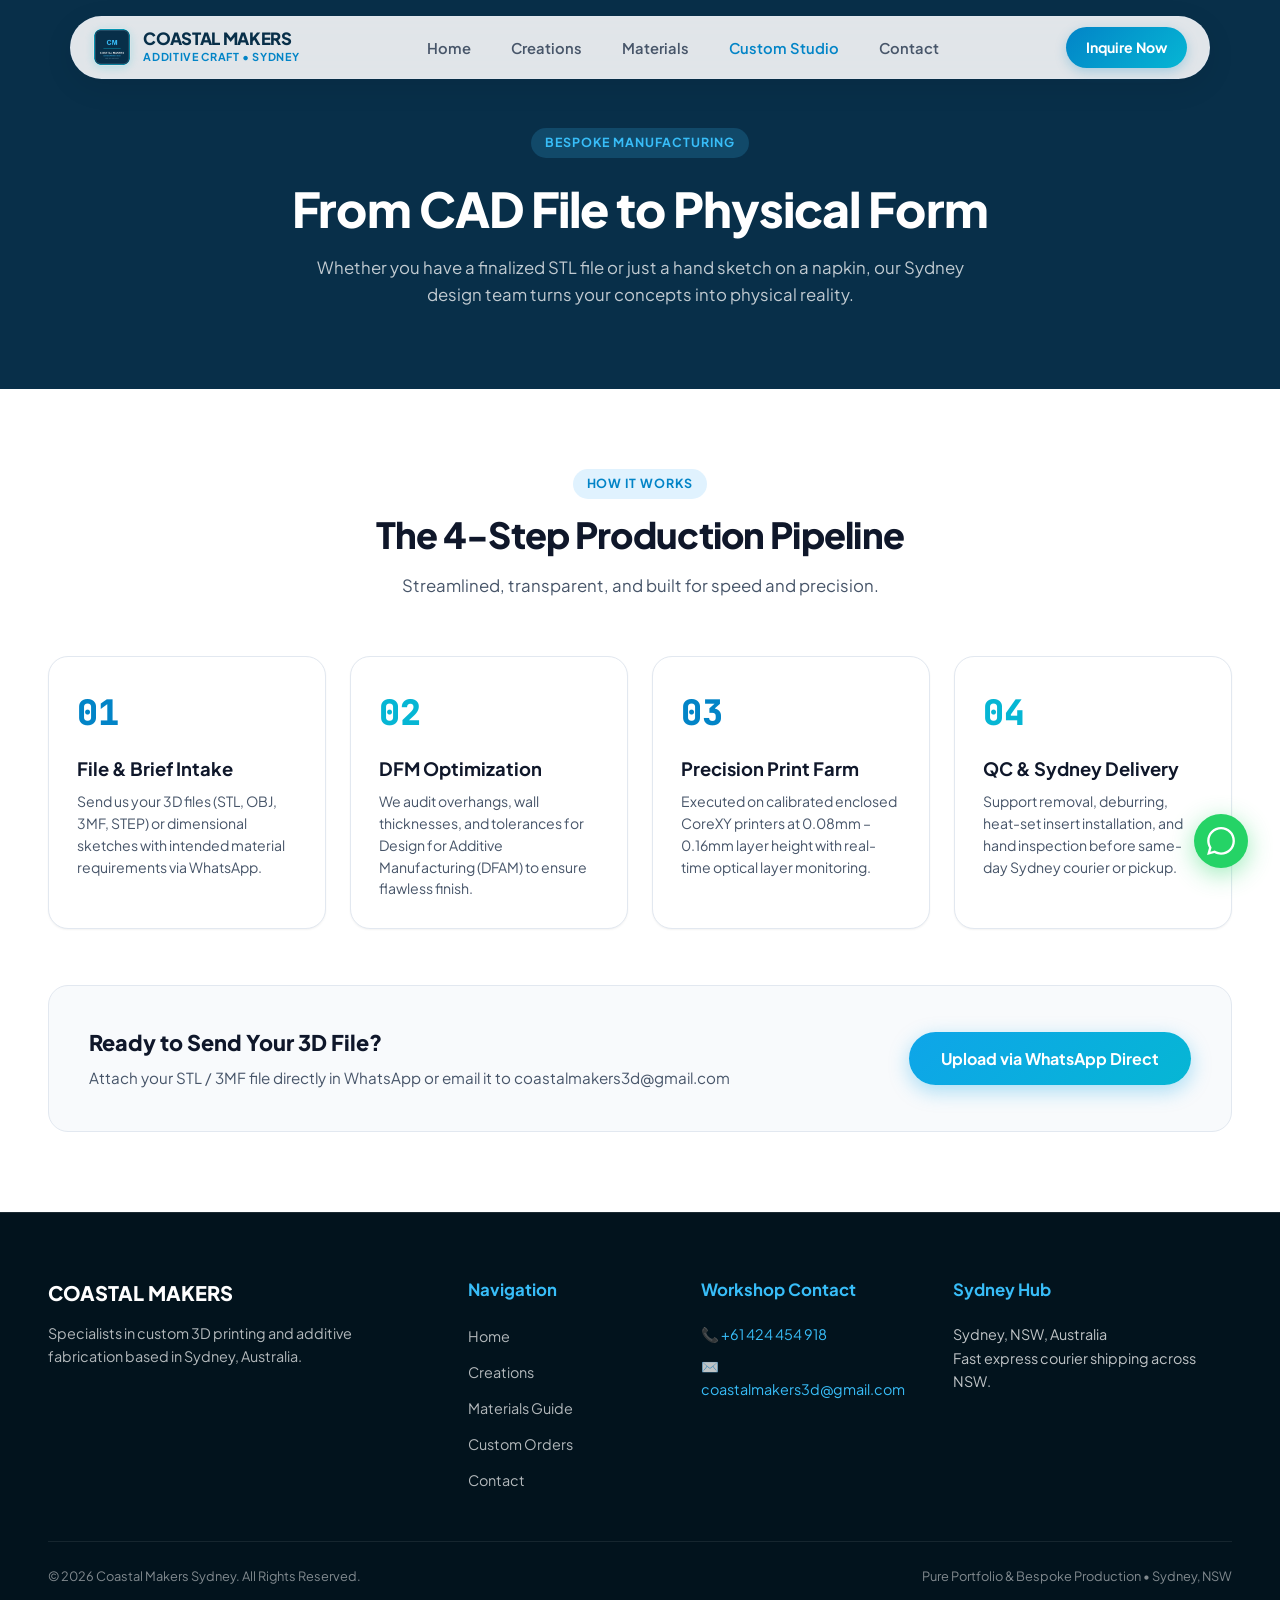
<file: custom-orders.html>
<!DOCTYPE html>
<html lang="en">
<head>
  <meta charset="UTF-8">
  <meta name="viewport" content="width=device-width, initial-scale=1.0">
  <title>Custom Orders & CAD Intake | Coastal Makers Sydney</title>
  <meta name="description" content="Submit custom 3D files (STL, 3MF, STEP) or collaborate with our Sydney CAD designers on bespoke lighting, relief maps, and industrial parts.">
  <link rel="icon" type="image/svg+xml" href="assets/images/favicon.svg">
  <link rel="icon" type="image/png" sizes="32x32" href="assets/images/favicon-32x32.png">
  <link rel="apple-touch-icon" href="assets/images/apple-touch-icon.png">
  <link rel="stylesheet" href="assets/css/style.css">
</head>
<body>

  <!-- Floating Header -->
  <header class="site-header">
    <div class="nav-container">
      <a href="index.html" class="brand-link">
        <img src="assets/images/logo.png" alt="Coastal Makers Emblem" class="brand-logo">
        <div class="brand-info">
          <span class="brand-title">COASTAL MAKERS</span>
          <span class="brand-sub">ADDITIVE CRAFT • SYDNEY</span>
        </div>
      </a>

      <ul class="nav-menu">
        <li><a href="index.html" class="nav-link">Home</a></li>
        <li><a href="products.html" class="nav-link">Creations</a></li>
        <li><a href="materials.html" class="nav-link">Materials</a></li>
        <li><a href="custom-orders.html" class="nav-link active">Custom Studio</a></li>
        <li><a href="contact.html" class="nav-link">Contact</a></li>
      </ul>

      <div class="nav-actions">
        <a href="https://wa.me/61424454918?text=Hi%20Coastal%20Makers%2C%20I'd%20like%20to%20discuss%20a%20custom%20order" class="btn-cta-pill" target="_blank" rel="noopener">Inquire Now</a>
        <button class="mobile-toggle" id="mobileToggle" aria-label="Toggle navigation">
          <svg width="20" height="20" viewBox="0 0 24 24" fill="none" stroke="currentColor" stroke-width="2"><line x1="3" y1="12" x2="21" y2="12"></line><line x1="3" y1="6" x2="21" y2="6"></line><line x1="3" y1="18" x2="21" y2="18"></line></svg>
        </button>
      </div>
    </div>
  </header>

  <!-- Mobile Drawer -->
  <div class="mobile-drawer" id="mobileDrawer">
    <a href="index.html" class="mobile-nav-link">Home</a>
    <a href="products.html" class="mobile-nav-link">Bespoke Creations</a>
    <a href="materials.html" class="mobile-nav-link">Eco Materials Guide</a>
    <a href="custom-orders.html" class="mobile-nav-link">Custom Studio & CAD</a>
    <a href="contact.html" class="mobile-nav-link">Contact Sydney Studio</a>
    <a href="https://wa.me/61424454918?text=Hi%20Coastal%20Makers%2C%20I'd%20like%20to%20discuss%20a%20custom%20order" class="btn-hero-primary" target="_blank" rel="noopener">WhatsApp Direct</a>
  </div>

  <!-- Page Header -->
  <section class="section-dark" style="padding-top: 8rem; text-align: center;">
    <div class="container">
      <span class="section-badge section-badge-dark">Bespoke Manufacturing</span>
      <h1 class="section-title" style="font-size: 3rem; margin-top: 0.5rem;">From CAD File to Physical Form</h1>
      <p class="section-subtitle" style="max-width: 650px; margin: 0 auto;">
        Whether you have a finalized STL file or just a hand sketch on a napkin, our Sydney design team turns your concepts into physical reality.
      </p>
    </div>
  </section>

  <!-- Process Steps Section -->
  <section class="section">
    <div class="container">
      <div class="section-header">
        <span class="section-badge">How It Works</span>
        <h2 class="section-title">The 4-Step Production Pipeline</h2>
        <p class="section-subtitle">Streamlined, transparent, and built for speed and precision.</p>
      </div>

      <div class="grid-4" style="margin-bottom: 3.5rem;">
        <div class="offering-card" style="padding: 1.75rem;">
          <div style="font-size: 2.2rem; font-weight: 800; color: #0284c7; font-family: var(--font-mono); margin-bottom: 0.75rem;">01</div>
          <h3 style="font-size: 1.15rem; margin-bottom: 0.5rem;">File & Brief Intake</h3>
          <p style="font-size: 0.88rem; color: var(--text-secondary); line-height: 1.55;">
            Send us your 3D files (STL, OBJ, 3MF, STEP) or dimensional sketches with intended material requirements via WhatsApp.
          </p>
        </div>

        <div class="offering-card" style="padding: 1.75rem;">
          <div style="font-size: 2.2rem; font-weight: 800; color: #06b6d4; font-family: var(--font-mono); margin-bottom: 0.75rem;">02</div>
          <h3 style="font-size: 1.15rem; margin-bottom: 0.5rem;">DFM Optimization</h3>
          <p style="font-size: 0.88rem; color: var(--text-secondary); line-height: 1.55;">
            We audit overhangs, wall thicknesses, and tolerances for Design for Additive Manufacturing (DFAM) to ensure flawless finish.
          </p>
        </div>

        <div class="offering-card" style="padding: 1.75rem;">
          <div style="font-size: 2.2rem; font-weight: 800; color: #0284c7; font-family: var(--font-mono); margin-bottom: 0.75rem;">03</div>
          <h3 style="font-size: 1.15rem; margin-bottom: 0.5rem;">Precision Print Farm</h3>
          <p style="font-size: 0.88rem; color: var(--text-secondary); line-height: 1.55;">
            Executed on calibrated enclosed CoreXY printers at 0.08mm – 0.16mm layer height with real-time optical layer monitoring.
          </p>
        </div>

        <div class="offering-card" style="padding: 1.75rem;">
          <div style="font-size: 2.2rem; font-weight: 800; color: #06b6d4; font-family: var(--font-mono); margin-bottom: 0.75rem;">04</div>
          <h3 style="font-size: 1.15rem; margin-bottom: 0.5rem;">QC & Sydney Delivery</h3>
          <p style="font-size: 0.88rem; color: var(--text-secondary); line-height: 1.55;">
            Support removal, deburring, heat-set insert installation, and hand inspection before same-day Sydney courier or pickup.
          </p>
        </div>
      </div>

      <!-- File Prep Callout -->
      <div style="background: var(--bg-secondary); border: 1px solid var(--border-subtle); border-radius: var(--radius-lg); padding: 2.5rem; display: flex; align-items: center; justify-content: space-between; flex-wrap: wrap; gap: 1.5rem;">
        <div>
          <h3 style="font-size: 1.35rem; font-weight: 800; margin-bottom: 0.35rem;">Ready to Send Your 3D File?</h3>
          <p style="color: var(--text-secondary); font-size: 0.95rem;">
            Attach your STL / 3MF file directly in WhatsApp or email it to coastalmakers3d@gmail.com
          </p>
        </div>
        <a href="https://wa.me/61424454918?text=Hi%20Coastal%20Makers%2C%20I'd%20like%20to%20send%20a%203D%20file%20for%20a%20quote" class="btn-hero-primary" target="_blank" rel="noopener">
          Upload via WhatsApp Direct
        </a>
      </div>
    </div>
  </section>

  <!-- WhatsApp Floating Action -->
  <a href="https://wa.me/61424454918?text=Hi%20Coastal%20Makers%2C%20I'd%20like%20to%20discuss%20a%20custom%20order" class="floating-wa-btn" target="_blank" rel="noopener" aria-label="WhatsApp">
    <svg width="28" height="28" viewBox="0 0 24 24" fill="currentColor"><path d="M.057 24l1.687-6.163c-1.041-1.804-1.588-3.849-1.587-5.946.003-6.556 5.338-11.891 11.893-11.891 3.181.001 6.167 1.24 8.413 3.488 2.245 2.248 3.481 5.236 3.48 8.414-.003 6.557-5.338 11.892-11.893 11.892-1.99-.001-3.951-.5-5.688-1.448l-6.305 1.654zm6.597-3.807c1.676.995 3.276 1.591 5.392 1.592 5.448 0 9.886-4.434 9.889-9.885.002-5.462-4.415-9.89-9.881-9.892-5.452 0-9.887 4.434-9.889 9.884-.001 2.225.651 3.891 1.746 5.634l-.999 3.648 3.742-.981z"/></svg>
  </a>

  <!-- Footer -->
  <footer class="site-footer">
    <div class="container">
      <div class="footer-grid">
        <div class="footer-col">
          <h3 style="font-size: 1.25rem; font-weight: 800; margin-bottom: 0.85rem; color: #ffffff;">COASTAL MAKERS</h3>
          <p style="color: rgba(255, 255, 255, 0.7); font-size: 0.9rem; line-height: 1.6;">
            Specialists in custom 3D printing and additive fabrication based in Sydney, Australia.
          </p>
        </div>
        <div class="footer-col">
          <h4>Navigation</h4>
          <ul class="footer-links">
            <li><a href="index.html">Home</a></li>
            <li><a href="products.html">Creations</a></li>
            <li><a href="materials.html">Materials Guide</a></li>
            <li><a href="custom-orders.html">Custom Orders</a></li>
            <li><a href="contact.html">Contact</a></li>
          </ul>
        </div>
        <div class="footer-col">
          <h4>Workshop Contact</h4>
          <p style="color: rgba(255, 255, 255, 0.75); font-size: 0.9rem; margin-bottom: 0.5rem;">
            📞 <a href="tel:+61424454918" style="color: #38bdf8;">+61 424 454 918</a>
          </p>
          <p style="color: rgba(255, 255, 255, 0.75); font-size: 0.9rem;">
            ✉️ <a href="mailto:coastalmakers3d@gmail.com" style="color: #38bdf8;">coastalmakers3d@gmail.com</a>
          </p>
        </div>
        <div class="footer-col">
          <h4>Sydney Hub</h4>
          <p style="color: rgba(255, 255, 255, 0.75); font-size: 0.9rem;">
            Sydney, NSW, Australia<br>
            Fast express courier shipping across NSW.
          </p>
        </div>
      </div>
      <div class="footer-bottom">
        <div>&copy; 2026 Coastal Makers Sydney. All Rights Reserved.</div>
        <div>Pure Portfolio & Bespoke Production &bull; Sydney, NSW</div>
      </div>
    </div>
  </footer>

  <script src="assets/js/main.js"></script>
</body>
</html>
</file>
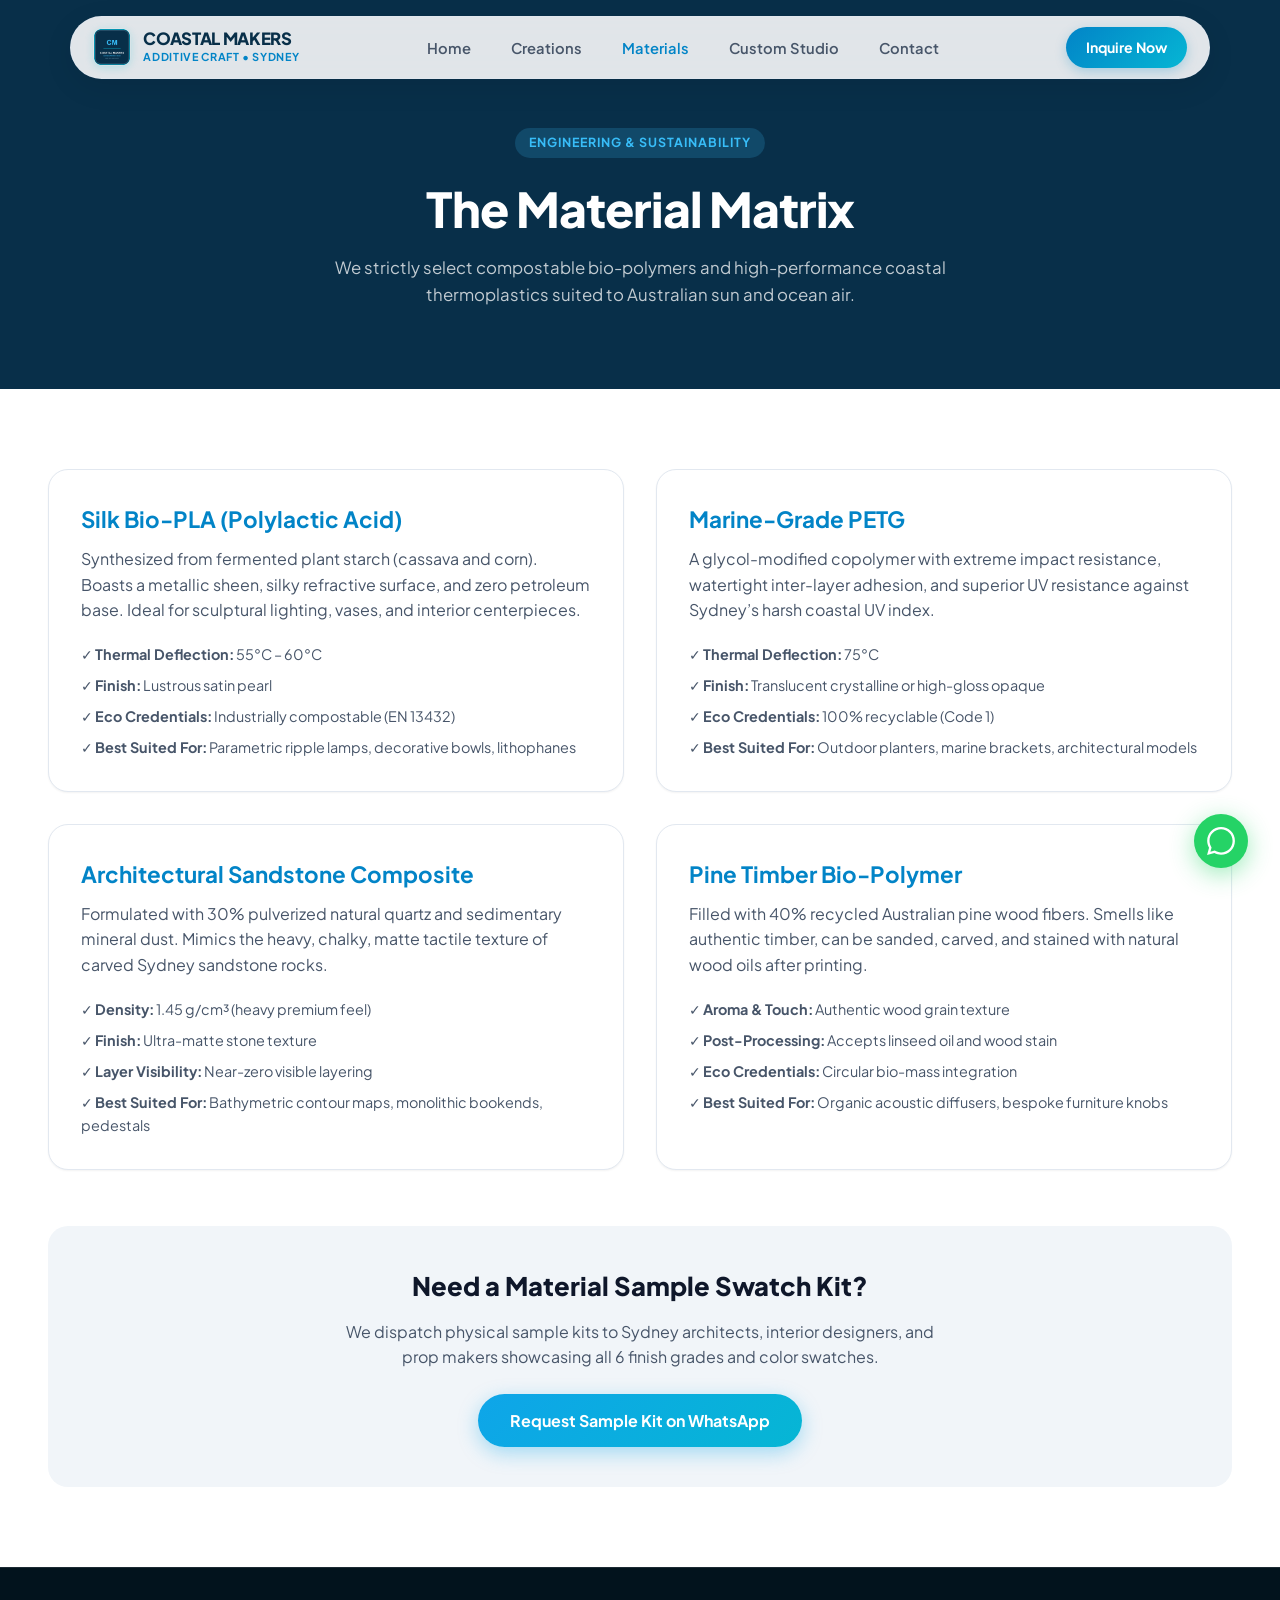
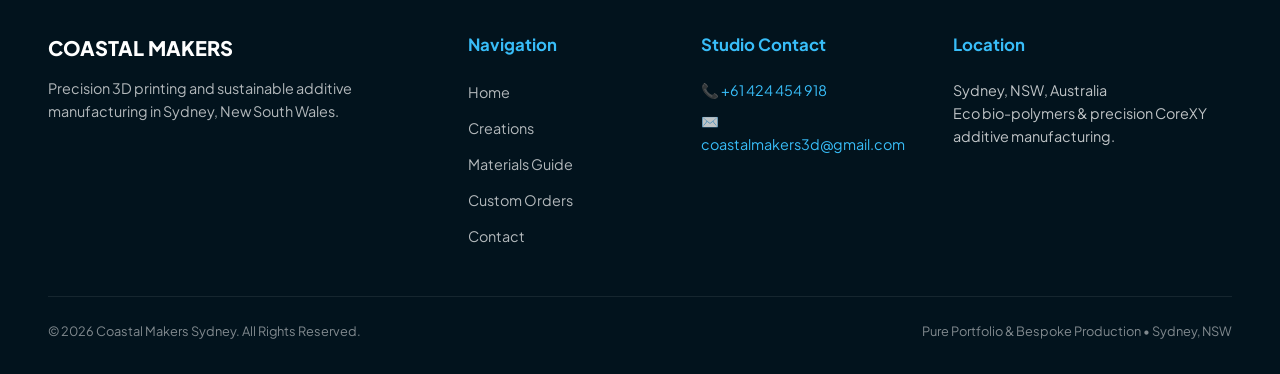
<file: materials.html>
<!DOCTYPE html>
<html lang="en">
<head>
  <meta charset="UTF-8">
  <meta name="viewport" content="width=device-width, initial-scale=1.0">
  <title>Sustainable Materials Guide | Coastal Makers Sydney</title>
  <meta name="description" content="Technical guide to our eco bio-polymers, marine-grade PETG, sandstone composites, and reclaimed ocean plastics engineered for Sydney climates.">
  <link rel="icon" type="image/svg+xml" href="assets/images/favicon.svg">
  <link rel="icon" type="image/png" sizes="32x32" href="assets/images/favicon-32x32.png">
  <link rel="apple-touch-icon" href="assets/images/apple-touch-icon.png">
  <link rel="stylesheet" href="assets/css/style.css">
</head>
<body>

  <!-- Floating Header -->
  <header class="site-header">
    <div class="nav-container">
      <a href="index.html" class="brand-link">
        <img src="assets/images/logo.png" alt="Coastal Makers Emblem" class="brand-logo">
        <div class="brand-info">
          <span class="brand-title">COASTAL MAKERS</span>
          <span class="brand-sub">ADDITIVE CRAFT • SYDNEY</span>
        </div>
      </a>

      <ul class="nav-menu">
        <li><a href="index.html" class="nav-link">Home</a></li>
        <li><a href="products.html" class="nav-link">Creations</a></li>
        <li><a href="materials.html" class="nav-link active">Materials</a></li>
        <li><a href="custom-orders.html" class="nav-link">Custom Studio</a></li>
        <li><a href="contact.html" class="nav-link">Contact</a></li>
      </ul>

      <div class="nav-actions">
        <a href="https://wa.me/61424454918?text=Hi%20Coastal%20Makers%2C%20I'd%20like%20to%20ask%20about%20materials" class="btn-cta-pill" target="_blank" rel="noopener">Inquire Now</a>
        <button class="mobile-toggle" id="mobileToggle" aria-label="Toggle navigation">
          <svg width="20" height="20" viewBox="0 0 24 24" fill="none" stroke="currentColor" stroke-width="2"><line x1="3" y1="12" x2="21" y2="12"></line><line x1="3" y1="6" x2="21" y2="6"></line><line x1="3" y1="18" x2="21" y2="18"></line></svg>
        </button>
      </div>
    </div>
  </header>

  <!-- Mobile Drawer -->
  <div class="mobile-drawer" id="mobileDrawer">
    <a href="index.html" class="mobile-nav-link">Home</a>
    <a href="products.html" class="mobile-nav-link">Bespoke Creations</a>
    <a href="materials.html" class="mobile-nav-link">Eco Materials Guide</a>
    <a href="custom-orders.html" class="mobile-nav-link">Custom Studio & CAD</a>
    <a href="contact.html" class="mobile-nav-link">Contact Sydney Studio</a>
    <a href="https://wa.me/61424454918?text=Hi%20Coastal%20Makers%2C%20I'd%20like%20to%20discuss%20materials" class="btn-hero-primary" target="_blank" rel="noopener">WhatsApp Direct</a>
  </div>

  <!-- Page Header -->
  <section class="section-dark" style="padding-top: 8rem; text-align: center;">
    <div class="container">
      <span class="section-badge section-badge-dark">Engineering & Sustainability</span>
      <h1 class="section-title" style="font-size: 3rem; margin-top: 0.5rem;">The Material Matrix</h1>
      <p class="section-subtitle" style="max-width: 650px; margin: 0 auto;">
        We strictly select compostable bio-polymers and high-performance coastal thermoplastics suited to Australian sun and ocean air.
      </p>
    </div>
  </section>

  <!-- Material Cards Grid -->
  <section class="section">
    <div class="container">
      <div class="grid-2" style="margin-bottom: 3.5rem;">
        <!-- Card 1 -->
        <div class="offering-card" style="padding: 2rem;">
          <h3 style="font-size: 1.4rem; color: #0284c7; margin-bottom: 0.5rem;">Silk Bio-PLA (Polylactic Acid)</h3>
          <p style="color: var(--text-secondary); margin-bottom: 1.25rem;">
            Synthesized from fermented plant starch (cassava and corn). Boasts a metallic sheen, silky refractive surface, and zero petroleum base. Ideal for sculptural lighting, vases, and interior centerpieces.
          </p>
          <ul style="list-style: none; display: flex; flex-direction: column; gap: 0.5rem; font-size: 0.9rem; color: var(--text-secondary);">
            <li>✓ <strong>Thermal Deflection:</strong> 55°C – 60°C</li>
            <li>✓ <strong>Finish:</strong> Lustrous satin pearl</li>
            <li>✓ <strong>Eco Credentials:</strong> Industrially compostable (EN 13432)</li>
            <li>✓ <strong>Best Suited For:</strong> Parametric ripple lamps, decorative bowls, lithophanes</li>
          </ul>
        </div>

        <!-- Card 2 -->
        <div class="offering-card" style="padding: 2rem;">
          <h3 style="font-size: 1.4rem; color: #0284c7; margin-bottom: 0.5rem;">Marine-Grade PETG</h3>
          <p style="color: var(--text-secondary); margin-bottom: 1.25rem;">
            A glycol-modified copolymer with extreme impact resistance, watertight inter-layer adhesion, and superior UV resistance against Sydney’s harsh coastal UV index.
          </p>
          <ul style="list-style: none; display: flex; flex-direction: column; gap: 0.5rem; font-size: 0.9rem; color: var(--text-secondary);">
            <li>✓ <strong>Thermal Deflection:</strong> 75°C</li>
            <li>✓ <strong>Finish:</strong> Translucent crystalline or high-gloss opaque</li>
            <li>✓ <strong>Eco Credentials:</strong> 100% recyclable (Code 1)</li>
            <li>✓ <strong>Best Suited For:</strong> Outdoor planters, marine brackets, architectural models</li>
          </ul>
        </div>

        <!-- Card 3 -->
        <div class="offering-card" style="padding: 2rem;">
          <h3 style="font-size: 1.4rem; color: #0284c7; margin-bottom: 0.5rem;">Architectural Sandstone Composite</h3>
          <p style="color: var(--text-secondary); margin-bottom: 1.25rem;">
            Formulated with 30% pulverized natural quartz and sedimentary mineral dust. Mimics the heavy, chalky, matte tactile texture of carved Sydney sandstone rocks.
          </p>
          <ul style="list-style: none; display: flex; flex-direction: column; gap: 0.5rem; font-size: 0.9rem; color: var(--text-secondary);">
            <li>✓ <strong>Density:</strong> 1.45 g/cm³ (heavy premium feel)</li>
            <li>✓ <strong>Finish:</strong> Ultra-matte stone texture</li>
            <li>✓ <strong>Layer Visibility:</strong> Near-zero visible layering</li>
            <li>✓ <strong>Best Suited For:</strong> Bathymetric contour maps, monolithic bookends, pedestals</li>
          </ul>
        </div>

        <!-- Card 4 -->
        <div class="offering-card" style="padding: 2rem;">
          <h3 style="font-size: 1.4rem; color: #0284c7; margin-bottom: 0.5rem;">Pine Timber Bio-Polymer</h3>
          <p style="color: var(--text-secondary); margin-bottom: 1.25rem;">
            Filled with 40% recycled Australian pine wood fibers. Smells like authentic timber, can be sanded, carved, and stained with natural wood oils after printing.
          </p>
          <ul style="list-style: none; display: flex; flex-direction: column; gap: 0.5rem; font-size: 0.9rem; color: var(--text-secondary);">
            <li>✓ <strong>Aroma & Touch:</strong> Authentic wood grain texture</li>
            <li>✓ <strong>Post-Processing:</strong> Accepts linseed oil and wood stain</li>
            <li>✓ <strong>Eco Credentials:</strong> Circular bio-mass integration</li>
            <li>✓ <strong>Best Suited For:</strong> Organic acoustic diffusers, bespoke furniture knobs</li>
          </ul>
        </div>
      </div>

      <!-- Comparison Callout -->
      <div style="background: var(--bg-alt); border-radius: var(--radius-lg); padding: 2.5rem; text-align: center;">
        <h3 style="font-size: 1.6rem; font-weight: 800; margin-bottom: 0.75rem;">Need a Material Sample Swatch Kit?</h3>
        <p style="color: var(--text-secondary); max-width: 620px; margin: 0 auto 1.5rem;">
          We dispatch physical sample kits to Sydney architects, interior designers, and prop makers showcasing all 6 finish grades and color swatches.
        </p>
        <a href="https://wa.me/61424454918?text=Hi%20Coastal%20Makers%2C%20I'd%20like%20to%20request%20a%20Material%20Sample%20Kit%20for%20my%20studio" class="btn-hero-primary" target="_blank" rel="noopener">
          Request Sample Kit on WhatsApp
        </a>
      </div>
    </div>
  </section>

  <!-- Floating WhatsApp Action -->
  <a href="https://wa.me/61424454918?text=Hi%20Coastal%20Makers%2C%20I'd%20like%20to%20discuss%20materials" class="floating-wa-btn" target="_blank" rel="noopener" aria-label="WhatsApp">
    <svg width="28" height="28" viewBox="0 0 24 24" fill="currentColor"><path d="M.057 24l1.687-6.163c-1.041-1.804-1.588-3.849-1.587-5.946.003-6.556 5.338-11.891 11.893-11.891 3.181.001 6.167 1.24 8.413 3.488 2.245 2.248 3.481 5.236 3.48 8.414-.003 6.557-5.338 11.892-11.893 11.892-1.99-.001-3.951-.5-5.688-1.448l-6.305 1.654zm6.597-3.807c1.676.995 3.276 1.591 5.392 1.592 5.448 0 9.886-4.434 9.889-9.885.002-5.462-4.415-9.89-9.881-9.892-5.452 0-9.887 4.434-9.889 9.884-.001 2.225.651 3.891 1.746 5.634l-.999 3.648 3.742-.981z"/></svg>
  </a>

  <!-- Footer -->
  <footer class="site-footer">
    <div class="container">
      <div class="footer-grid">
        <div class="footer-col">
          <h3 style="font-size: 1.25rem; font-weight: 800; margin-bottom: 0.85rem; color: #ffffff;">COASTAL MAKERS</h3>
          <p style="color: rgba(255, 255, 255, 0.7); font-size: 0.9rem; line-height: 1.6;">
            Precision 3D printing and sustainable additive manufacturing in Sydney, New South Wales.
          </p>
        </div>
        <div class="footer-col">
          <h4>Navigation</h4>
          <ul class="footer-links">
            <li><a href="index.html">Home</a></li>
            <li><a href="products.html">Creations</a></li>
            <li><a href="materials.html">Materials Guide</a></li>
            <li><a href="custom-orders.html">Custom Orders</a></li>
            <li><a href="contact.html">Contact</a></li>
          </ul>
        </div>
        <div class="footer-col">
          <h4>Studio Contact</h4>
          <p style="color: rgba(255, 255, 255, 0.75); font-size: 0.9rem; margin-bottom: 0.5rem;">
            📞 <a href="tel:+61424454918" style="color: #38bdf8;">+61 424 454 918</a>
          </p>
          <p style="color: rgba(255, 255, 255, 0.75); font-size: 0.9rem;">
            ✉️ <a href="mailto:coastalmakers3d@gmail.com" style="color: #38bdf8;">coastalmakers3d@gmail.com</a>
          </p>
        </div>
        <div class="footer-col">
          <h4>Location</h4>
          <p style="color: rgba(255, 255, 255, 0.75); font-size: 0.9rem;">
            Sydney, NSW, Australia<br>
            Eco bio-polymers & precision CoreXY additive manufacturing.
          </p>
        </div>
      </div>
      <div class="footer-bottom">
        <div>&copy; 2026 Coastal Makers Sydney. All Rights Reserved.</div>
        <div>Pure Portfolio & Bespoke Production &bull; Sydney, NSW</div>
      </div>
    </div>
  </footer>

  <script src="assets/js/main.js"></script>
</body>
</html>
</file>
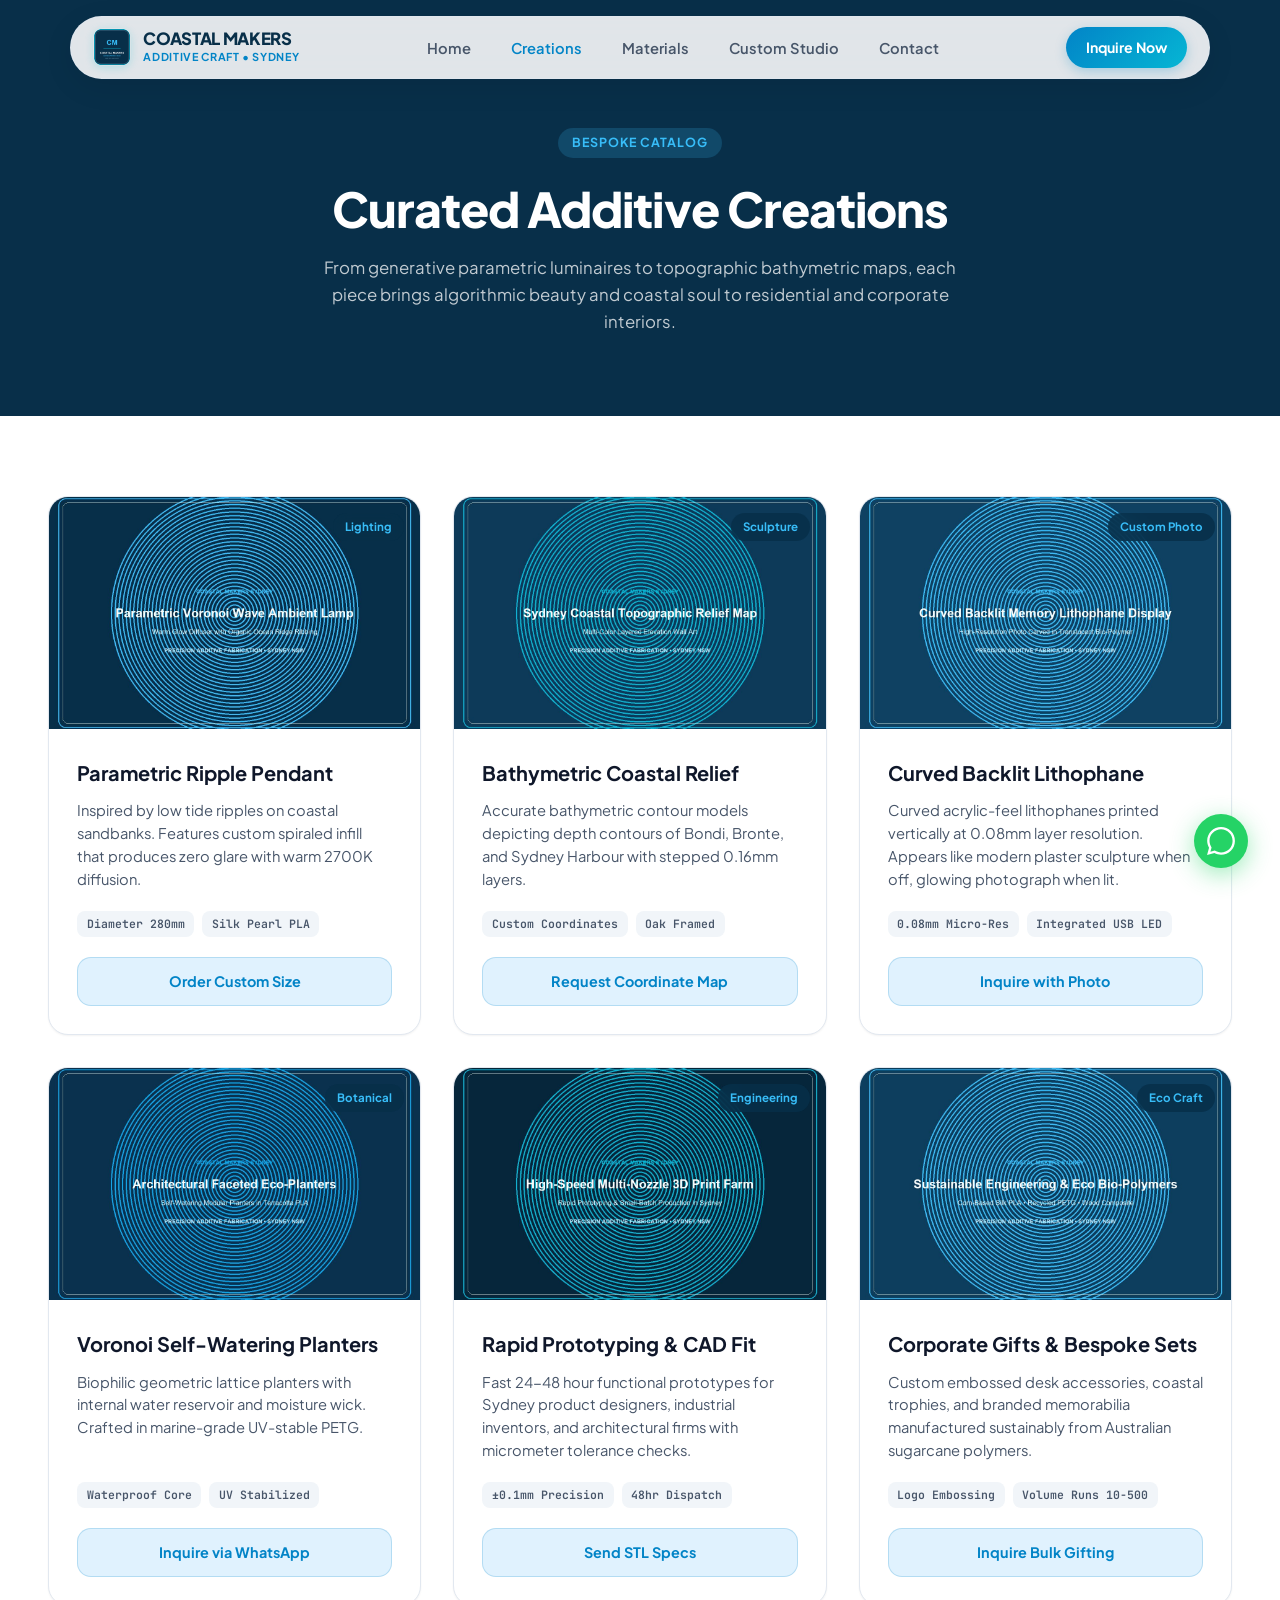
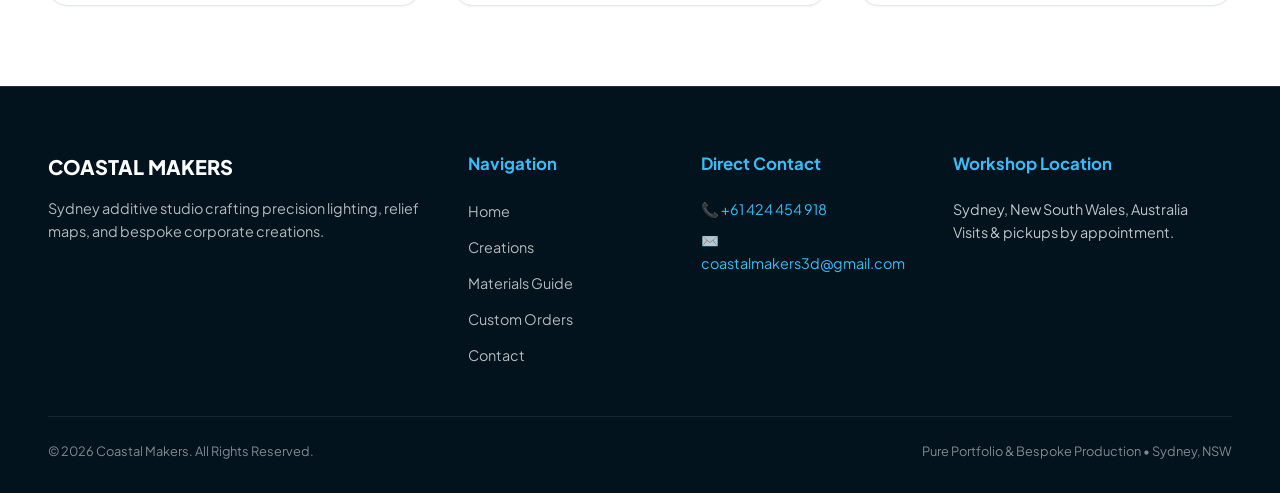
<file: products.html>
<!DOCTYPE html>
<html lang="en">
<head>
  <meta charset="UTF-8">
  <meta name="viewport" content="width=device-width, initial-scale=1.0">
  <title>Creations & Collections | Coastal Makers Sydney</title>
  <meta name="description" content="Explore bespoke 3D printed interior collections: Parametric Ripple Lamps, Bathymetric Coast Relief Maps, Backlit Lithophane Art, and Geometric Planters.">
  <link rel="icon" type="image/svg+xml" href="assets/images/favicon.svg">
  <link rel="icon" type="image/png" sizes="32x32" href="assets/images/favicon-32x32.png">
  <link rel="apple-touch-icon" href="assets/images/apple-touch-icon.png">
  <link rel="stylesheet" href="assets/css/style.css">
</head>
<body>

  <!-- Floating Header -->
  <header class="site-header">
    <div class="nav-container">
      <a href="index.html" class="brand-link">
        <img src="assets/images/logo.png" alt="Coastal Makers Emblem" class="brand-logo">
        <div class="brand-info">
          <span class="brand-title">COASTAL MAKERS</span>
          <span class="brand-sub">ADDITIVE CRAFT • SYDNEY</span>
        </div>
      </a>

      <ul class="nav-menu">
        <li><a href="index.html" class="nav-link">Home</a></li>
        <li><a href="products.html" class="nav-link active">Creations</a></li>
        <li><a href="materials.html" class="nav-link">Materials</a></li>
        <li><a href="custom-orders.html" class="nav-link">Custom Studio</a></li>
        <li><a href="contact.html" class="nav-link">Contact</a></li>
      </ul>

      <div class="nav-actions">
        <a href="https://wa.me/61424454918?text=Hi%20Coastal%20Makers%2C%20I'd%20like%20to%20discuss%20a%20custom%20order" class="btn-cta-pill" target="_blank" rel="noopener">Inquire Now</a>
        <button class="mobile-toggle" id="mobileToggle" aria-label="Toggle navigation">
          <svg width="20" height="20" viewBox="0 0 24 24" fill="none" stroke="currentColor" stroke-width="2"><line x1="3" y1="12" x2="21" y2="12"></line><line x1="3" y1="6" x2="21" y2="6"></line><line x1="3" y1="18" x2="21" y2="18"></line></svg>
        </button>
      </div>
    </div>
  </header>

  <!-- Mobile Drawer -->
  <div class="mobile-drawer" id="mobileDrawer">
    <a href="index.html" class="mobile-nav-link">Home</a>
    <a href="products.html" class="mobile-nav-link">Bespoke Creations</a>
    <a href="materials.html" class="mobile-nav-link">Eco Materials Guide</a>
    <a href="custom-orders.html" class="mobile-nav-link">Custom Studio & CAD</a>
    <a href="contact.html" class="mobile-nav-link">Contact Sydney Studio</a>
    <a href="https://wa.me/61424454918?text=Hi%20Coastal%20Makers%2C%20I'd%20like%20to%20discuss%20a%20custom%20order" class="btn-hero-primary" target="_blank" rel="noopener">WhatsApp Direct</a>
  </div>

  <!-- Page Header -->
  <section class="section-dark" style="padding-top: 8rem; text-align: center;">
    <div class="container">
      <span class="section-badge section-badge-dark">Bespoke Catalog</span>
      <h1 class="section-title" style="font-size: 3rem; margin-top: 0.5rem;">Curated Additive Creations</h1>
      <p class="section-subtitle" style="max-width: 650px; margin: 0 auto;">
        From generative parametric luminaires to topographic bathymetric maps, each piece brings algorithmic beauty and coastal soul to residential and corporate interiors.
      </p>
    </div>
  </section>

  <!-- Catalog Section -->
  <section class="section">
    <div class="container">
      <div class="grid-3">
        <!-- 1 -->
        <div class="offering-card">
          <div class="card-img-wrap">
            <img src="assets/images/decor-parametric-lamp.jpg" alt="Parametric Ripple Lamp" loading="lazy">
            <span class="card-pill-tag">Lighting</span>
          </div>
          <div class="card-body">
            <h3 class="card-title">Parametric Ripple Pendant</h3>
            <p class="card-desc">Inspired by low tide ripples on coastal sandbanks. Features custom spiraled infill that produces zero glare with warm 2700K diffusion.</p>
            <div class="card-specs">
              <span class="spec-badge">Diameter 280mm</span>
              <span class="spec-badge">Silk Pearl PLA</span>
            </div>
            <a href="https://wa.me/61424454918?text=Hi%20Coastal%20Makers%2C%20I'm%20inquiring%20about%20the%20Parametric%20Ripple%20Pendant" class="btn-card-inquire" target="_blank" rel="noopener">Order Custom Size</a>
          </div>
        </div>

        <!-- 2 -->
        <div class="offering-card">
          <div class="card-img-wrap">
            <img src="assets/images/decor-topographic-map.jpg" alt="Topographic Sydney Ocean Relief" loading="lazy">
            <span class="card-pill-tag">Sculpture</span>
          </div>
          <div class="card-body">
            <h3 class="card-title">Bathymetric Coastal Relief</h3>
            <p class="card-desc">Accurate bathymetric contour models depicting depth contours of Bondi, Bronte, and Sydney Harbour with stepped 0.16mm layers.</p>
            <div class="card-specs">
              <span class="spec-badge">Custom Coordinates</span>
              <span class="spec-badge">Oak Framed</span>
            </div>
            <a href="https://wa.me/61424454918?text=Hi%20Coastal%20Makers%2C%20I'd%20like%20a%20custom%20Bathymetric%20Coastal%20Relief" class="btn-card-inquire" target="_blank" rel="noopener">Request Coordinate Map</a>
          </div>
        </div>

        <!-- 3 -->
        <div class="offering-card">
          <div class="card-img-wrap">
            <img src="assets/images/decor-lithophane-art.jpg" alt="Backlit Custom Lithophanes" loading="lazy">
            <span class="card-pill-tag">Custom Photo</span>
          </div>
          <div class="card-body">
            <h3 class="card-title">Curved Backlit Lithophane</h3>
            <p class="card-desc">Curved acrylic-feel lithophanes printed vertically at 0.08mm layer resolution. Appears like modern plaster sculpture when off, glowing photograph when lit.</p>
            <div class="card-specs">
              <span class="spec-badge">0.08mm Micro-Res</span>
              <span class="spec-badge">Integrated USB LED</span>
            </div>
            <a href="https://wa.me/61424454918?text=Hi%20Coastal%20Makers%2C%20I'd%20like%20to%20send%20a%20photo%20for%20a%20Curved%20Lithophane" class="btn-card-inquire" target="_blank" rel="noopener">Inquire with Photo</a>
          </div>
        </div>

        <!-- 4 -->
        <div class="offering-card">
          <div class="card-img-wrap">
            <img src="assets/images/decor-geometric-planters.jpg" alt="Self-Watering Planters" loading="lazy">
            <span class="card-pill-tag">Botanical</span>
          </div>
          <div class="card-body">
            <h3 class="card-title">Voronoi Self-Watering Planters</h3>
            <p class="card-desc">Biophilic geometric lattice planters with internal water reservoir and moisture wick. Crafted in marine-grade UV-stable PETG.</p>
            <div class="card-specs">
              <span class="spec-badge">Waterproof Core</span>
              <span class="spec-badge">UV Stabilized</span>
            </div>
            <a href="https://wa.me/61424454918?text=Hi%20Coastal%20Makers%2C%20I'm%20interested%20in%20Voronoi%20Planters" class="btn-card-inquire" target="_blank" rel="noopener">Inquire via WhatsApp</a>
          </div>
        </div>

        <!-- 5 -->
        <div class="offering-card">
          <div class="card-img-wrap">
            <img src="assets/images/workshop-additive-farm.jpg" alt="Rapid Prototyping Cluster" loading="lazy">
            <span class="card-pill-tag">Engineering</span>
          </div>
          <div class="card-body">
            <h3 class="card-title">Rapid Prototyping & CAD Fit</h3>
            <p class="card-desc">Fast 24-48 hour functional prototypes for Sydney product designers, industrial inventors, and architectural firms with micrometer tolerance checks.</p>
            <div class="card-specs">
              <span class="spec-badge">±0.1mm Precision</span>
              <span class="spec-badge">48hr Dispatch</span>
            </div>
            <a href="https://wa.me/61424454918?text=Hi%20Coastal%20Makers%2C%20I'd%20like%20to%20request%20rapid%20prototyping" class="btn-card-inquire" target="_blank" rel="noopener">Send STL Specs</a>
          </div>
        </div>

        <!-- 6 -->
        <div class="offering-card">
          <div class="card-img-wrap">
            <img src="assets/images/materials-eco-polymers.jpg" alt="Bio-Polymers & Sandstone" loading="lazy">
            <span class="card-pill-tag">Eco Craft</span>
          </div>
          <div class="card-body">
            <h3 class="card-title">Corporate Gifts & Bespoke Sets</h3>
            <p class="card-desc">Custom embossed desk accessories, coastal trophies, and branded memorabilia manufactured sustainably from Australian sugarcane polymers.</p>
            <div class="card-specs">
              <span class="spec-badge">Logo Embossing</span>
              <span class="spec-badge">Volume Runs 10-500</span>
            </div>
            <a href="https://wa.me/61424454918?text=Hi%20Coastal%20Makers%2C%20I'd%20like%20to%20inquire%20about%20corporate%20gifting" class="btn-card-inquire" target="_blank" rel="noopener">Inquire Bulk Gifting</a>
          </div>
        </div>
      </div>
    </div>
  </section>

  <!-- WhatsApp Floating Action -->
  <a href="https://wa.me/61424454918?text=Hi%20Coastal%20Makers%2C%20I'd%20like%20to%20discuss%20a%20creations%20order" class="floating-wa-btn" target="_blank" rel="noopener" aria-label="WhatsApp">
    <svg width="28" height="28" viewBox="0 0 24 24" fill="currentColor"><path d="M.057 24l1.687-6.163c-1.041-1.804-1.588-3.849-1.587-5.946.003-6.556 5.338-11.891 11.893-11.891 3.181.001 6.167 1.24 8.413 3.488 2.245 2.248 3.481 5.236 3.48 8.414-.003 6.557-5.338 11.892-11.893 11.892-1.99-.001-3.951-.5-5.688-1.448l-6.305 1.654zm6.597-3.807c1.676.995 3.276 1.591 5.392 1.592 5.448 0 9.886-4.434 9.889-9.885.002-5.462-4.415-9.89-9.881-9.892-5.452 0-9.887 4.434-9.889 9.884-.001 2.225.651 3.891 1.746 5.634l-.999 3.648 3.742-.981z"/></svg>
  </a>

  <!-- Footer -->
  <footer class="site-footer">
    <div class="container">
      <div class="footer-grid">
        <div class="footer-col">
          <h3 style="font-size: 1.25rem; font-weight: 800; margin-bottom: 0.85rem; color: #ffffff;">COASTAL MAKERS</h3>
          <p style="color: rgba(255, 255, 255, 0.7); font-size: 0.9rem; line-height: 1.6;">
            Sydney additive studio crafting precision lighting, relief maps, and bespoke corporate creations.
          </p>
        </div>
        <div class="footer-col">
          <h4>Navigation</h4>
          <ul class="footer-links">
            <li><a href="index.html">Home</a></li>
            <li><a href="products.html">Creations</a></li>
            <li><a href="materials.html">Materials Guide</a></li>
            <li><a href="custom-orders.html">Custom Orders</a></li>
            <li><a href="contact.html">Contact</a></li>
          </ul>
        </div>
        <div class="footer-col">
          <h4>Direct Contact</h4>
          <p style="color: rgba(255, 255, 255, 0.75); font-size: 0.9rem; margin-bottom: 0.5rem;">
            📞 <a href="tel:+61424454918" style="color: #38bdf8;">+61 424 454 918</a>
          </p>
          <p style="color: rgba(255, 255, 255, 0.75); font-size: 0.9rem;">
            ✉️ <a href="mailto:coastalmakers3d@gmail.com" style="color: #38bdf8;">coastalmakers3d@gmail.com</a>
          </p>
        </div>
        <div class="footer-col">
          <h4>Workshop Location</h4>
          <p style="color: rgba(255, 255, 255, 0.75); font-size: 0.9rem;">
            Sydney, New South Wales, Australia<br>
            Visits & pickups by appointment.
          </p>
        </div>
      </div>
      <div class="footer-bottom">
        <div>&copy; 2026 Coastal Makers. All Rights Reserved.</div>
        <div>Pure Portfolio & Bespoke Production &bull; Sydney, NSW</div>
      </div>
    </div>
  </footer>

  <script src="assets/js/main.js"></script>
</body>
</html>
</file>
<file: assets/css/style.css>
/* Coastal Makers - Archetype 4: Sleek Modern Service & Precision Creative Craft */
@import url('https://fonts.googleapis.com/css2?family=Plus+Jakarta+Sans:wght@300;400;500;600;700;800&family=JetBrains+Mono:wght@400;600&display=swap');

:root {
  --font-main: 'Plus Jakarta Sans', -apple-system, BlinkMacSystemFont, 'Segoe UI', Roboto, sans-serif;
  --font-mono: 'JetBrains Mono', monospace;
  
  --bg-primary: #ffffff;
  --bg-secondary: #f8fafc;
  --bg-alt: #f1f5f9;
  --bg-dark: #082f49;
  --bg-darker: #02131d;
  --bg-card: #ffffff;
  
  --primary: #0284c7;
  --primary-hover: #0369a1;
  --primary-light: #e0f2fe;
  --accent: #06b6d4;
  --accent-glow: rgba(6, 182, 212, 0.25);
  --teal-accent: #0d9488;
  
  --text-primary: #0f172a;
  --text-secondary: #475569;
  --text-muted: #64748b;
  --text-white: #ffffff;
  --text-white-dim: rgba(255, 255, 255, 0.75);
  
  --border-subtle: #e2e8f0;
  --border-focus: #0ea5e9;
  
  --shadow-sm: 0 1px 2px rgba(0,0,0,0.05);
  --shadow-md: 0 4px 6px -1px rgba(0,0,0,0.07), 0 2px 4px -2px rgba(0,0,0,0.05);
  --shadow-lg: 0 10px 15px -3px rgba(0,0,0,0.08), 0 4px 6px -4px rgba(0,0,0,0.04);
  --shadow-glow: 0 0 25px rgba(6, 182, 212, 0.2);
  
  --radius-sm: 8px;
  --radius-md: 14px;
  --radius-lg: 20px;
  --radius-full: 9999px;
  
  --transition: all 0.25s cubic-bezier(0.16, 1, 0.3, 1);
}

*, *::before, *::after {
  box-sizing: border-box;
  margin: 0;
  padding: 0;
}

html {
  font-family: var(--font-main);
  scroll-behavior: smooth;
  color: var(--text-primary);
  background-color: var(--bg-primary);
  -webkit-font-smoothing: antialiased;
}

body {
  overflow-x: hidden;
  line-height: 1.6;
}

img, video {
  max-width: 100%;
  height: auto;
  display: block;
}

a {
  color: inherit;
  text-decoration: none;
}

/* Container */
.container {
  width: 100%;
  max-width: 1240px;
  margin: 0 auto;
  padding: 0 1.5rem;
}

/* Header & Floating Navbar */
.site-header {
  position: fixed;
  top: 1rem;
  left: 0;
  right: 0;
  z-index: 1000;
  padding: 0 1rem;
  pointer-events: none;
}

.nav-container {
  max-width: 1140px;
  margin: 0 auto;
  background: rgba(255, 255, 255, 0.88);
  backdrop-filter: blur(16px);
  -webkit-backdrop-filter: blur(16px);
  border: 1px solid rgba(226, 232, 240, 0.8);
  border-radius: var(--radius-full);
  padding: 0.65rem 1.4rem;
  display: flex;
  align-items: center;
  justify-content: space-between;
  box-shadow: 0 8px 30px rgba(0, 0, 0, 0.08);
  pointer-events: auto;
  transition: var(--transition);
}

.brand-link {
  display: flex;
  align-items: center;
  gap: 0.75rem;
  text-decoration: none;
}

.brand-logo {
  width: 38px;
  height: 38px;
  border-radius: 10px;
  object-fit: cover;
  box-shadow: 0 2px 8px rgba(6, 182, 212, 0.2);
}

.brand-info {
  display: flex;
  flex-direction: column;
}

.brand-title {
  font-weight: 800;
  font-size: 1.05rem;
  letter-spacing: -0.02em;
  color: var(--bg-dark);
  line-height: 1.1;
}

.brand-sub {
  font-size: 0.68rem;
  font-weight: 700;
  color: var(--primary);
  letter-spacing: 0.06em;
  text-transform: uppercase;
}

.nav-menu {
  display: flex;
  align-items: center;
  gap: 1.5rem;
  list-style: none;
}

.nav-link {
  font-size: 0.92rem;
  font-weight: 600;
  color: var(--text-secondary);
  transition: var(--transition);
  padding: 0.35rem 0.5rem;
  border-radius: var(--radius-sm);
}

.nav-link:hover, .nav-link.active {
  color: var(--primary);
}

.nav-actions {
  display: flex;
  align-items: center;
  gap: 0.75rem;
}

.btn-cta-pill {
  background: linear-gradient(135deg, var(--primary), var(--accent));
  color: #ffffff;
  padding: 0.55rem 1.25rem;
  border-radius: var(--radius-full);
  font-size: 0.88rem;
  font-weight: 700;
  box-shadow: 0 4px 12px rgba(2, 132, 199, 0.25);
  transition: var(--transition);
  display: inline-flex;
  align-items: center;
  gap: 0.45rem;
  border: none;
  cursor: pointer;
}

.btn-cta-pill:hover {
  transform: translateY(-1px);
  box-shadow: 0 6px 18px rgba(2, 132, 199, 0.35);
}

/* Mobile Toggle */
.mobile-toggle {
  display: none;
  background: #f1f5f9;
  border: 1px solid var(--border-subtle);
  width: 40px;
  height: 40px;
  border-radius: var(--radius-full);
  align-items: center;
  justify-content: center;
  cursor: pointer;
  color: var(--text-primary);
  font-size: 1.2rem;
  transition: var(--transition);
}

/* Mobile Drawer */
.mobile-drawer {
  position: fixed;
  top: 5rem;
  left: 1rem;
  right: 1rem;
  background: rgba(255, 255, 255, 0.98);
  backdrop-filter: blur(20px);
  border: 1px solid var(--border-subtle);
  border-radius: var(--radius-lg);
  padding: 1.75rem;
  box-shadow: 0 20px 40px rgba(0, 0, 0, 0.15);
  display: none;
  flex-direction: column;
  gap: 1.25rem;
  z-index: 999;
  max-height: calc(100dvh - 6.5rem);
  overflow-y: auto;
}

.mobile-drawer.open {
  display: flex;
  animation: drawerSlide 0.25s ease-out forwards;
}

@keyframes drawerSlide {
  from { opacity: 0; transform: translateY(-10px); }
  to { opacity: 1; transform: translateY(0); }
}

.mobile-nav-link {
  font-size: 1.1rem;
  font-weight: 700;
  color: var(--text-primary);
  padding: 0.65rem 0;
  border-bottom: 1px solid #f1f5f9;
  min-height: 44px;
  display: flex;
  align-items: center;
}

.mobile-drawer .btn-hero-primary {
  margin-top: 0.5rem;
  width: 100%;
}

/* Hero Section */
.hero-section {
  position: relative;
  min-height: 90vh;
  display: flex;
  align-items: center;
  justify-content: center;
  padding: 7.5rem 1.5rem 4rem;
  background: var(--bg-dark);
  color: #ffffff;
  overflow: hidden;
}

.hero-video-bg {
  position: absolute;
  top: 0;
  left: 0;
  width: 100%;
  height: 100%;
  object-fit: cover;
  opacity: 0.38;
  z-index: 1;
}

.hero-overlay {
  position: absolute;
  top: 0;
  left: 0;
  width: 100%;
  height: 100%;
  background: radial-gradient(circle at center, rgba(8, 47, 73, 0.4) 0%, rgba(2, 19, 29, 0.92) 80%);
  z-index: 2;
}

.hero-content {
  position: relative;
  z-index: 3;
  max-width: 900px;
  text-align: center;
  margin: 0 auto;
}

.hero-badge {
  display: inline-flex;
  align-items: center;
  gap: 0.5rem;
  background: rgba(6, 182, 212, 0.15);
  border: 1px solid rgba(6, 182, 212, 0.35);
  padding: 0.35rem 1rem;
  border-radius: var(--radius-full);
  font-size: 0.8rem;
  font-weight: 700;
  letter-spacing: 0.05em;
  color: #38bdf8;
  margin-bottom: 1.25rem;
  backdrop-filter: blur(6px);
}

.live-beacon {
  width: 8px;
  height: 8px;
  border-radius: 50%;
  background-color: #38bdf8;
  box-shadow: 0 0 10px #38bdf8;
  animation: pulseBeacon 2s infinite;
}

@keyframes pulseBeacon {
  0% { transform: scale(0.95); opacity: 0.8; }
  50% { transform: scale(1.3); opacity: 1; }
  100% { transform: scale(0.95); opacity: 0.8; }
}

.hero-title {
  font-size: 3.5rem;
  font-weight: 800;
  line-height: 1.15;
  letter-spacing: -0.03em;
  margin-bottom: 1.25rem;
}

.hero-title .text-gradient {
  background: linear-gradient(135deg, #ffffff 30%, #38bdf8 100%);
  -webkit-background-clip: text;
  -webkit-text-fill-color: transparent;
}

.hero-subtitle {
  font-size: 1.25rem;
  color: rgba(255, 255, 255, 0.85);
  max-width: 680px;
  margin: 0 auto 2rem;
  font-weight: 400;
  line-height: 1.6;
}

.hero-actions {
  display: flex;
  align-items: center;
  justify-content: center;
  gap: 1rem;
  margin-bottom: 3rem;
  flex-wrap: wrap;
}

/* Button Standards */
.btn-hero-primary {
  background: linear-gradient(135deg, #0ea5e9, #06b6d4);
  color: #ffffff;
  font-weight: 700;
  font-size: 1rem;
  padding: 0.85rem 2rem;
  border-radius: var(--radius-full);
  display: inline-flex;
  align-items: center;
  justify-content: center;
  gap: 0.6rem;
  box-shadow: 0 6px 20px rgba(14, 165, 233, 0.35);
  transition: var(--transition);
  border: none;
  cursor: pointer;
  min-height: 48px;
}

.btn-hero-primary:hover {
  transform: translateY(-2px);
  box-shadow: 0 10px 25px rgba(14, 165, 233, 0.5);
  color: #ffffff;
}

.btn-hero-secondary {
  background: rgba(255, 255, 255, 0.12);
  color: #ffffff;
  border: 1px solid rgba(255, 255, 255, 0.25);
  font-weight: 700;
  font-size: 1rem;
  padding: 0.85rem 2rem;
  border-radius: var(--radius-full);
  display: inline-flex;
  align-items: center;
  justify-content: center;
  gap: 0.6rem;
  backdrop-filter: blur(8px);
  transition: var(--transition);
  cursor: pointer;
  min-height: 48px;
}

.btn-hero-secondary:hover {
  background: rgba(255, 255, 255, 0.22);
  border-color: rgba(255, 255, 255, 0.45);
  color: #ffffff;
}

/* Hero Telemetry 4 Stats */
.hero-telemetry-grid {
  display: grid;
  grid-template-columns: repeat(4, 1fr);
  gap: 1rem;
  max-width: 860px;
  margin: 0 auto;
}

.hero-stat-card {
  background: rgba(255, 255, 255, 0.08);
  border: 1px solid rgba(255, 255, 255, 0.14);
  border-radius: var(--radius-md);
  padding: 1rem 0.75rem;
  backdrop-filter: blur(10px);
  text-align: center;
  transition: var(--transition);
}

.hero-stat-card:hover {
  background: rgba(255, 255, 255, 0.14);
  border-color: rgba(56, 189, 248, 0.4);
}

.hero-stat-val {
  font-size: 1.75rem;
  font-weight: 800;
  font-family: var(--font-mono);
  color: #38bdf8;
  line-height: 1.1;
  margin-bottom: 0.25rem;
}

.hero-stat-lbl {
  font-size: 0.75rem;
  font-weight: 600;
  color: rgba(255, 255, 255, 0.75);
  text-transform: uppercase;
  letter-spacing: 0.04em;
}

/* Sections */
.section {
  padding: 5rem 1.5rem;
}

.section-alt {
  padding: 5rem 1.5rem;
  background-color: var(--bg-secondary);
}

.section-dark {
  padding: 5rem 1.5rem;
  background: var(--bg-dark);
  color: #ffffff;
}

.section-header {
  text-align: center;
  max-width: 680px;
  margin: 0 auto 3.5rem;
}

.section-badge {
  display: inline-block;
  background: var(--primary-light);
  color: var(--primary);
  font-size: 0.78rem;
  font-weight: 700;
  padding: 0.3rem 0.85rem;
  border-radius: var(--radius-full);
  text-transform: uppercase;
  letter-spacing: 0.08em;
  margin-bottom: 0.85rem;
}

.section-badge-dark {
  background: rgba(56, 189, 248, 0.18);
  color: #38bdf8;
}

.section-title {
  font-size: 2.25rem;
  font-weight: 800;
  letter-spacing: -0.02em;
  line-height: 1.25;
  margin-bottom: 1rem;
}

.section-subtitle {
  font-size: 1.05rem;
  color: var(--text-secondary);
  line-height: 1.6;
}

.section-dark .section-subtitle {
  color: rgba(255, 255, 255, 0.75);
}

/* Grids & Cards */
.grid-3 {
  display: grid;
  grid-template-columns: repeat(3, 1fr);
  gap: 2rem;
}

.grid-2 {
  display: grid;
  grid-template-columns: repeat(2, 1fr);
  gap: 2rem;
}

.grid-4 {
  display: grid;
  grid-template-columns: repeat(4, 1fr);
  gap: 1.5rem;
}

.offering-card {
  background: var(--bg-card);
  border: 1px solid var(--border-subtle);
  border-radius: var(--radius-lg);
  overflow: hidden;
  box-shadow: var(--shadow-sm);
  transition: var(--transition);
  display: flex;
  flex-direction: column;
}

.offering-card:hover {
  transform: translateY(-5px);
  box-shadow: var(--shadow-lg);
  border-color: #cbd5e1;
}

.card-img-wrap {
  position: relative;
  width: 100%;
  aspect-ratio: 16 / 10;
  overflow: hidden;
  background-color: #e2e8f0;
}

.card-img-wrap img {
  width: 100%;
  height: 100%;
  object-fit: cover;
  transition: transform 0.5s ease;
}

.offering-card:hover .card-img-wrap img {
  transform: scale(1.04);
}

.card-pill-tag {
  position: absolute;
  top: 1rem;
  right: 1rem;
  background: rgba(8, 47, 73, 0.85);
  color: #38bdf8;
  backdrop-filter: blur(8px);
  font-size: 0.72rem;
  font-weight: 700;
  padding: 0.3rem 0.75rem;
  border-radius: var(--radius-full);
}

.card-body {
  padding: 1.75rem;
  display: flex;
  flex-direction: column;
  flex-grow: 1;
}

.card-title {
  font-size: 1.25rem;
  font-weight: 700;
  margin-bottom: 0.65rem;
  color: var(--text-primary);
}

.card-desc {
  font-size: 0.92rem;
  color: var(--text-secondary);
  line-height: 1.55;
  margin-bottom: 1.25rem;
  flex-grow: 1;
}

.card-specs {
  display: flex;
  flex-wrap: wrap;
  gap: 0.5rem;
  margin-bottom: 1.25rem;
}

.spec-badge {
  font-size: 0.72rem;
  font-weight: 600;
  background: var(--bg-alt);
  color: var(--text-secondary);
  padding: 0.25rem 0.6rem;
  border-radius: var(--radius-sm);
  font-family: var(--font-mono);
}

.btn-card-inquire {
  width: 100%;
  padding: 0.75rem 1rem;
  background: var(--primary-light);
  color: var(--primary);
  border: 1px solid rgba(2, 132, 199, 0.2);
  border-radius: var(--radius-md);
  font-weight: 700;
  font-size: 0.9rem;
  display: flex;
  align-items: center;
  justify-content: center;
  gap: 0.5rem;
  transition: var(--transition);
  cursor: pointer;
  min-height: 46px;
}

.btn-card-inquire:hover {
  background: var(--primary);
  color: #ffffff;
}

/* Bespoke Interactive Widget: 3D Dimensional & Material Estimator */
.estimator-container {
  background: #ffffff;
  border: 1px solid var(--border-subtle);
  border-radius: var(--radius-lg);
  padding: 2.5rem;
  box-shadow: var(--shadow-lg);
  max-width: 980px;
  margin: 0 auto;
}

.estimator-grid {
  display: grid;
  grid-template-columns: 1.2fr 0.8fr;
  gap: 2.5rem;
  align-items: center;
}

.calculator-controls {
  display: flex;
  flex-direction: column;
  gap: 1.25rem;
}

.input-row {
  display: grid;
  grid-template-columns: repeat(3, 1fr);
  gap: 0.85rem;
}

.calc-group {
  display: flex;
  flex-direction: column;
  gap: 0.4rem;
}

.calc-label {
  font-size: 0.82rem;
  font-weight: 700;
  color: var(--text-secondary);
  text-transform: uppercase;
  letter-spacing: 0.04em;
}

.calc-input {
  width: 100%;
  padding: 0.75rem;
  border: 1px solid var(--border-subtle);
  border-radius: var(--radius-md);
  font-family: var(--font-mono);
  font-size: 0.95rem;
  font-weight: 600;
  color: var(--text-primary);
  outline: none;
  transition: var(--transition);
  background: var(--bg-secondary);
}

.calc-input:focus {
  border-color: var(--border-focus);
  background: #ffffff;
  box-shadow: 0 0 0 3px rgba(14, 165, 233, 0.15);
}

.calc-select {
  width: 100%;
  padding: 0.75rem;
  border: 1px solid var(--border-subtle);
  border-radius: var(--radius-md);
  font-size: 0.92rem;
  font-weight: 600;
  color: var(--text-primary);
  outline: none;
  transition: var(--transition);
  background: var(--bg-secondary);
  cursor: pointer;
}

.calc-select:focus {
  border-color: var(--border-focus);
  background: #ffffff;
}

.estimator-output-panel {
  background: var(--bg-dark);
  color: #ffffff;
  border-radius: var(--radius-lg);
  padding: 2rem;
  box-shadow: var(--shadow-glow);
  display: flex;
  flex-direction: column;
  gap: 1.25rem;
}

.output-header {
  font-size: 0.82rem;
  font-weight: 700;
  color: #38bdf8;
  letter-spacing: 0.08em;
  text-transform: uppercase;
  border-bottom: 1px solid rgba(255, 255, 255, 0.12);
  padding-bottom: 0.5rem;
}

.output-metrics {
  display: grid;
  grid-template-columns: 1fr 1fr;
  gap: 1.25rem;
}

.output-stat {
  display: flex;
  flex-direction: column;
}

.output-stat-num {
  font-size: 1.85rem;
  font-weight: 800;
  font-family: var(--font-mono);
  color: #ffffff;
  line-height: 1.1;
}

.output-stat-label {
  font-size: 0.72rem;
  color: rgba(255, 255, 255, 0.7);
  font-weight: 600;
  text-transform: uppercase;
  margin-top: 0.2rem;
}

.output-notice {
  font-size: 0.78rem;
  color: rgba(255, 255, 255, 0.65);
  line-height: 1.45;
  background: rgba(255, 255, 255, 0.06);
  padding: 0.75rem;
  border-radius: var(--radius-sm);
}

/* Reviews & Testimonials */
.reviews-grid {
  display: grid;
  grid-template-columns: repeat(3, 1fr);
  gap: 1.5rem;
}

.review-card {
  background: #ffffff;
  border: 1px solid var(--border-subtle);
  border-radius: var(--radius-lg);
  padding: 1.75rem;
  box-shadow: var(--shadow-sm);
  display: flex;
  flex-direction: column;
  justify-content: space-between;
}

.review-rating {
  color: #f59e0b;
  font-size: 1.1rem;
  margin-bottom: 0.75rem;
}

.review-text {
  font-size: 0.95rem;
  color: var(--text-secondary);
  line-height: 1.6;
  margin-bottom: 1.25rem;
  font-style: italic;
}

.reviewer-meta {
  display: flex;
  align-items: center;
  gap: 0.75rem;
}

.reviewer-avatar {
  width: 42px;
  height: 42px;
  border-radius: 50%;
  background: linear-gradient(135deg, var(--primary), var(--accent));
  color: #ffffff;
  display: flex;
  align-items: center;
  justify-content: center;
  font-weight: 700;
  font-size: 0.9rem;
}

.reviewer-name {
  font-weight: 700;
  font-size: 0.92rem;
  color: var(--text-primary);
}

.reviewer-loc {
  font-size: 0.75rem;
  color: var(--text-muted);
}

/* Contact Form Card */
.contact-form-card {
  background: #ffffff;
  border: 1px solid var(--border-subtle);
  border-radius: var(--radius-lg);
  padding: 2.5rem;
  box-shadow: var(--shadow-lg);
  max-width: 760px;
  margin: 0 auto;
}

.form-grid {
  display: grid;
  grid-template-columns: 1fr 1fr;
  gap: 1.25rem;
  margin-bottom: 1.25rem;
}

.form-group {
  display: flex;
  flex-direction: column;
  gap: 0.4rem;
}

.form-group.full {
  grid-column: 1 / -1;
}

.form-label {
  font-size: 0.85rem;
  font-weight: 700;
  color: var(--text-primary);
}

.form-input, .form-textarea, .form-select {
  width: 100%;
  padding: 0.85rem 1rem;
  border: 1px solid var(--border-subtle);
  border-radius: var(--radius-md);
  font-family: var(--font-main);
  font-size: 0.95rem;
  outline: none;
  transition: var(--transition);
  background: var(--bg-secondary);
}

.form-input:focus, .form-textarea:focus, .form-select:focus {
  border-color: var(--border-focus);
  background: #ffffff;
  box-shadow: 0 0 0 3px rgba(14, 165, 233, 0.15);
}

.form-textarea {
  min-height: 120px;
  resize: vertical;
}

.btn-form-submit {
  width: 100%;
  padding: 1rem 1.75rem;
  background: linear-gradient(135deg, #0ea5e9, #06b6d4);
  color: #ffffff;
  border: none;
  border-radius: var(--radius-md);
  font-size: 1rem;
  font-weight: 700;
  cursor: pointer;
  display: flex;
  align-items: center;
  justify-content: center;
  gap: 0.6rem;
  box-shadow: 0 6px 20px rgba(14, 165, 233, 0.35);
  transition: var(--transition);
  min-height: 48px;
}

.btn-form-submit:hover {
  transform: translateY(-2px);
  box-shadow: 0 8px 25px rgba(14, 165, 233, 0.45);
}

/* Floating WhatsApp Button */
.floating-wa-btn {
  position: fixed;
  bottom: 2rem;
  right: 2rem;
  width: 54px;
  height: 54px;
  background: #25d366;
  color: #ffffff;
  border-radius: 50%;
  display: flex;
  align-items: center;
  justify-content: center;
  box-shadow: 0 6px 24px rgba(37, 211, 102, 0.45);
  z-index: 990;
  transition: var(--transition);
}

.floating-wa-btn:hover {
  transform: scale(1.08);
  box-shadow: 0 8px 28px rgba(37, 211, 102, 0.6);
}

/* Footer */
.site-footer {
  background: var(--bg-darker);
  color: #ffffff;
  padding: 4rem 1.5rem 2rem;
  border-top: 1px solid rgba(255, 255, 255, 0.1);
}

.footer-grid {
  display: grid;
  grid-template-columns: 2fr 1fr 1fr 1.5fr;
  gap: 3rem;
  margin-bottom: 3rem;
}

.footer-col h4 {
  font-size: 1.05rem;
  font-weight: 700;
  margin-bottom: 1.25rem;
  color: #38bdf8;
}

.footer-links {
  list-style: none;
  display: flex;
  flex-direction: column;
  gap: 0.65rem;
}

.footer-links a {
  color: rgba(255, 255, 255, 0.7);
  font-size: 0.9rem;
  transition: var(--transition);
}

.footer-links a:hover {
  color: #ffffff;
}

.footer-bottom {
  border-top: 1px solid rgba(255, 255, 255, 0.08);
  padding-top: 1.5rem;
  display: flex;
  justify-content: space-between;
  align-items: center;
  font-size: 0.8rem;
  color: rgba(255, 255, 255, 0.5);
  flex-wrap: wrap;
  gap: 1rem;
}

/* CRITICAL MOBILE UI & SCREEN BOUNDARY MANDATES (<= 768px) */
@media (max-width: 768px) {
  /* Prevent horizontal overflow across all viewports */
  body, html {
    max-width: 100vw;
    overflow-x: hidden;
  }
  
  .container {
    padding: 0 1rem;
    max-width: 100%;
  }

  /* Floating navbar anti-overflow: strictly hide brand-sub, CTA pill, and social icons */
  .brand-sub,
  .btn-cta-pill,
  .nav-menu,
  .social-circle-icons {
    display: none !important;
  }
  
  .mobile-toggle {
    display: flex !important;
  }
  
  .site-header {
    top: 0.5rem;
    padding: 0 0.5rem;
  }
  
  .nav-container {
    padding: 0.5rem 1rem;
    border-radius: var(--radius-full);
  }
  
  .brand-title {
    font-size: 0.95rem;
  }
  
  .brand-logo {
    width: 32px;
    height: 32px;
  }

  /* Hero Section: Compact viewing zone fitting all 4 stats above 844px fold */
  .hero-section {
    padding: 4.6rem 0.85rem 1.5rem !important;
    min-height: auto;
  }
  
  .hero-badge {
    margin-bottom: 0.85rem;
    font-size: 0.74rem;
    padding: 0.25rem 0.75rem;
  }
  
  .hero-title {
    font-size: 1.85rem !important;
    line-height: 1.25;
    margin-bottom: 0.75rem;
  }
  
  .hero-subtitle {
    font-size: 0.92rem;
    margin-bottom: 1.25rem;
    line-height: 1.5;
  }
  
  .hero-actions {
    gap: 0.65rem;
    margin-bottom: 1.5rem;
    flex-direction: column;
    width: 100%;
  }
  
  .hero-actions a {
    width: 100%;
  }
  
  /* Telemetry Stats: Compact 2x2 grid fitting above fold */
  .hero-telemetry-grid {
    grid-template-columns: repeat(2, 1fr) !important;
    gap: 0.65rem !important;
    width: 100%;
  }
  
  .hero-stat-card {
    padding: 0.75rem 0.5rem !important;
  }
  
  .hero-stat-val {
    font-size: 1.3rem !important;
    margin-bottom: 0.15rem;
  }
  
  .hero-stat-lbl {
    font-size: 0.68rem !important;
  }

  /* Compact section padding on mobile */
  .section, .section-alt, .section-dark {
    padding: 2.75rem 0.85rem !important;
  }
  
  .section-header {
    margin-bottom: 2rem;
  }
  
  .section-title {
    font-size: 1.6rem;
  }
  
  .section-subtitle {
    font-size: 0.9rem;
  }

  /* Content Grids collapse to single-column with zero card overflow */
  .grid-3, .grid-2, .grid-4, .reviews-grid, .estimator-grid, .footer-grid, .form-grid {
    grid-template-columns: 1fr !important;
    gap: 1.25rem !important;
  }
  
  .offering-card, .review-card, .estimator-container, .contact-form-card {
    min-width: 0 !important;
    max-width: 100% !important;
    width: 100% !important;
    margin: 0 !important;
    padding: 1.5rem !important;
  }
  
  .input-row {
    grid-template-columns: 1fr !important;
  }

  /* Button text containment standard */
  .btn-hero-primary,
  .btn-hero-secondary,
  .btn-cta-pill,
  .btn-form-submit,
  .btn-card-inquire {
    height: auto !important;
    min-height: 46px !important;
    line-height: 1.35 !important;
    padding: 10px 16px !important;
    white-space: normal !important;
    max-width: 100% !important;
    word-break: break-word !important;
    text-align: center !important;
    overflow: hidden !important;
    position: relative !important;
  }
  
  /* Disable shimmer pseudo-elements that cause scrollWidth overflow */
  .btn-hero-primary::after,
  .btn-hero-secondary::after,
  .btn-form-submit::after,
  .btn-card-inquire::after {
    display: none !important;
  }

  /* Floating WhatsApp button preserve circular geometry */
  .floating-wa-btn {
    bottom: 1.25rem;
    right: 1.25rem;
    width: 50px;
    height: 50px;
  }
  
  .footer-bottom {
    flex-direction: column;
    text-align: center;
  }
}
</file>
